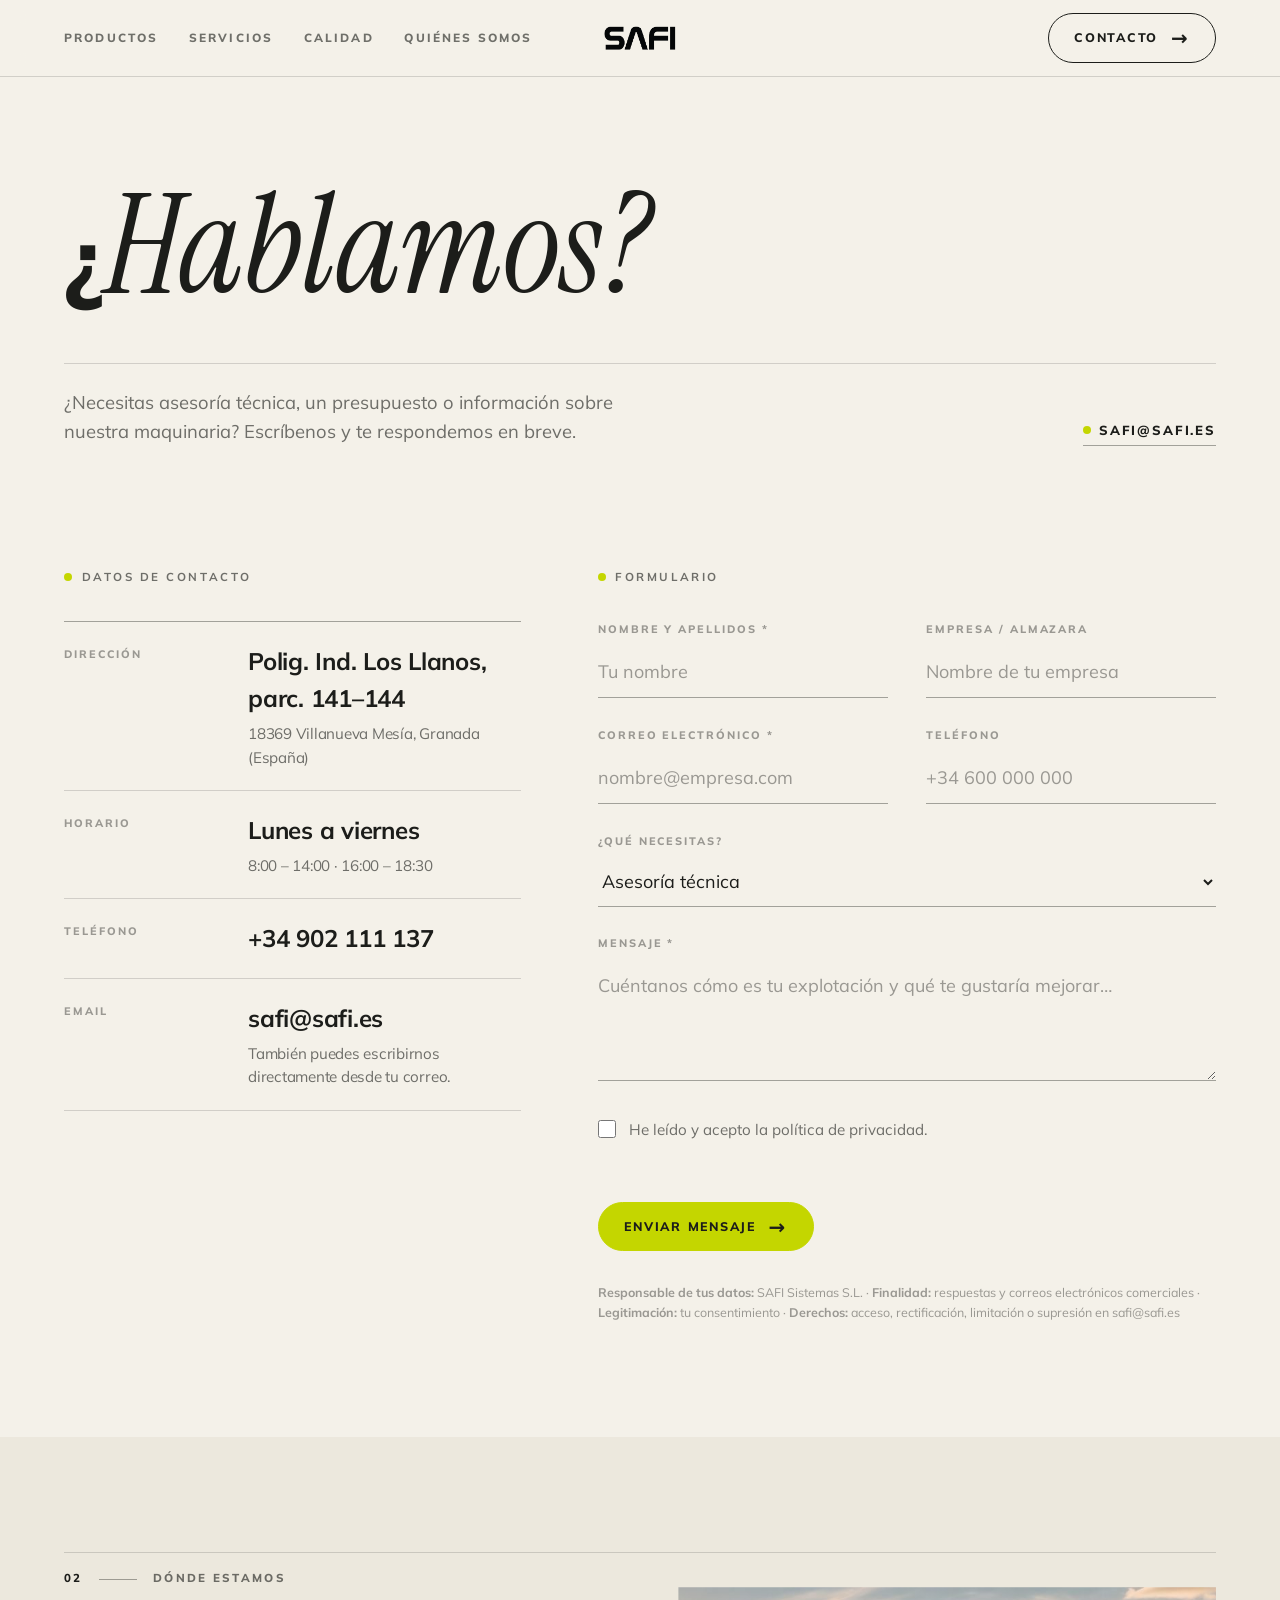
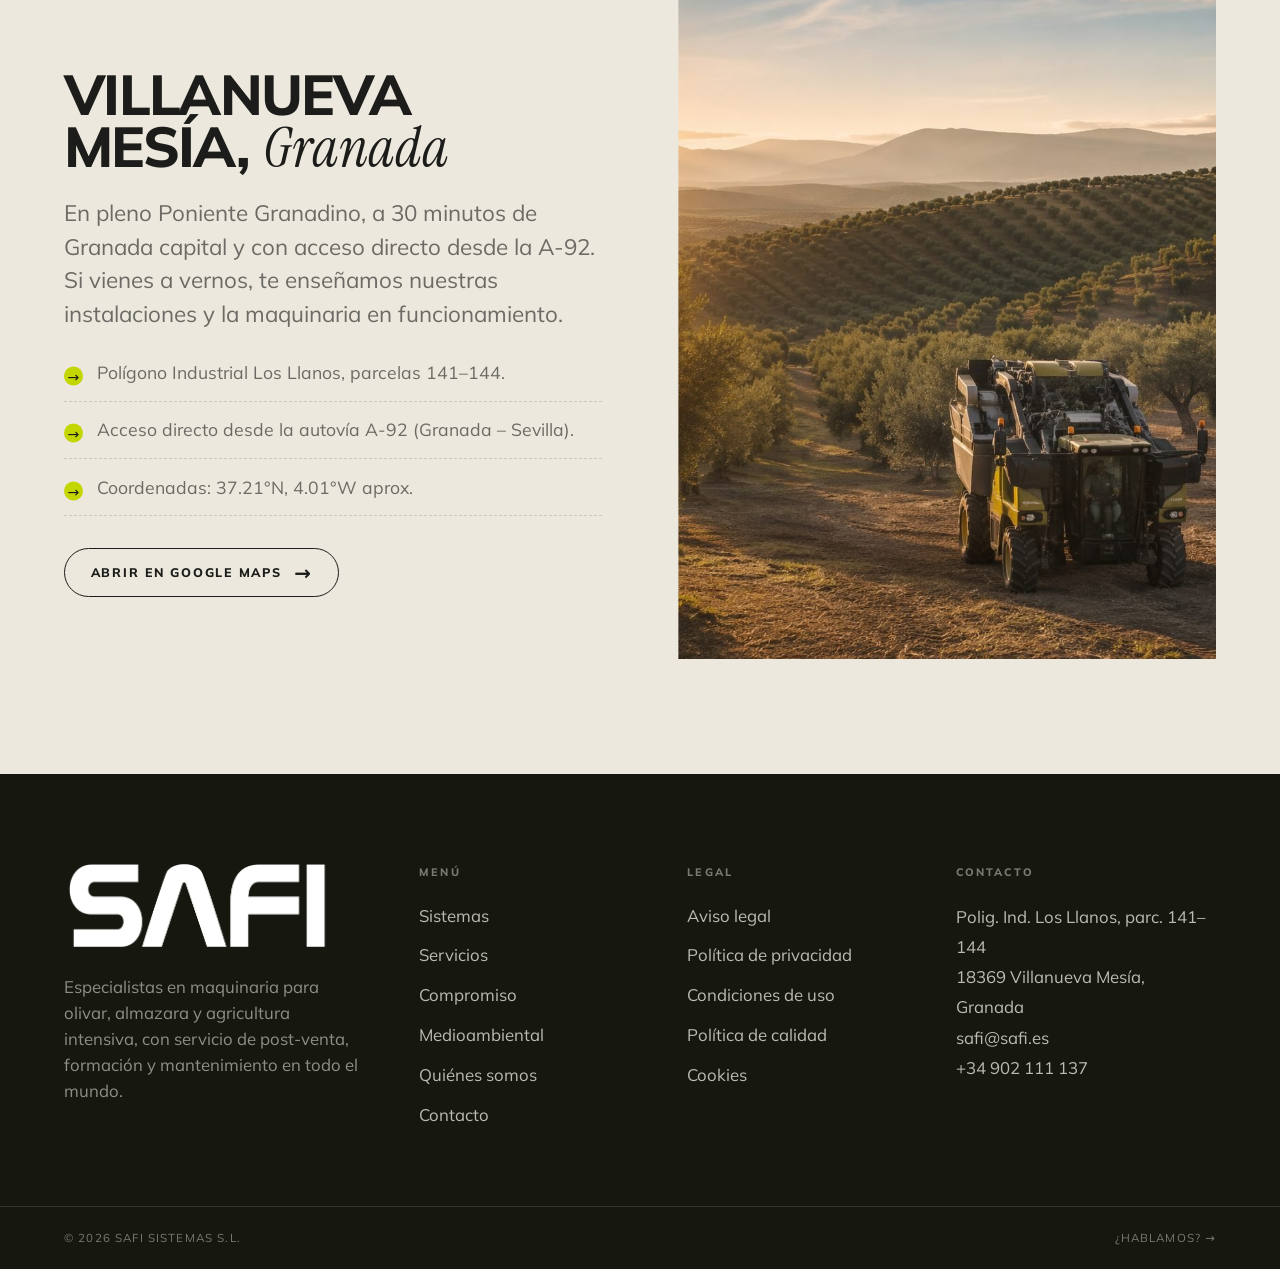
<file: contacto.html>
<!DOCTYPE html>
<html lang="es">
<head>
  <meta charset="UTF-8">
  <meta name="viewport" content="width=device-width, initial-scale=1.0">
  <title>Contacto — ¿Hablamos? | SAFI Sistemas</title>
  <meta name="description" content="Contacta con SAFI Sistemas: Polig. Ind. Los Llanos, Villanueva Mesía (Granada). Tel. +34 902 111 137 · safi@safi.es. Te respondemos en breve.">
  <link rel="preconnect" href="https://fonts.googleapis.com">
  <link rel="preconnect" href="https://fonts.gstatic.com" crossorigin>
  <link href="https://fonts.googleapis.com/css2?family=Mulish:wght@400;600;700;800;900&family=Instrument+Serif:ital@0;1&display=swap" rel="stylesheet">
  <link rel="stylesheet" href="css/style.css">
  <script defer src="js/main.js"></script>
</head>
<body>

  <!-- ============ HEADER ============ -->
  <header class="site-header">
    <div class="container header-inner">
      <nav class="main-nav" aria-label="Navegación principal">
        <a href="productos.html">Productos</a>
        <a href="servicios.html">Servicios</a>
        <a href="calidad.html">Calidad</a>
        <a href="quienes-somos.html">Quiénes somos</a>
      </nav>
      <a class="logo" href="index.html"><img src="assets/img/logo-negro.png" alt="SAFI Sistemas"></a>
      <a class="btn header-cta" href="contacto.html">Contacto <span class="arrow">→</span></a>
      <button class="menu-toggle" aria-label="Abrir menú" aria-expanded="false"><span></span><span></span></button>
    </div>
  </header>

  <!-- ============ MENÚ MÓVIL ============ -->
  <nav class="mobile-nav" aria-label="Navegación móvil">
    <a href="index.html" style="--i:0">Inicio <span class="mn-num">01</span></a>
    <a href="productos.html" style="--i:1">Productos <span class="mn-num">02</span></a>
    <a href="servicios.html" style="--i:2">Servicios <span class="mn-num">03</span></a>
    <a href="calidad.html" style="--i:3">Calidad <span class="mn-num">04</span></a>
    <a href="quienes-somos.html" style="--i:4">Quiénes somos <span class="mn-num">05</span></a>
    <a href="contacto.html" style="--i:5">Contacto <span class="mn-num">06</span></a>
    <p class="mobile-nav-foot">Polig. Ind. Los Llanos, Villanueva Mesía (Granada) · +34 902 111 137</p>
  </nav>

  <main>

    <!-- ============ HERO PÁGINA ============ -->
    <section class="page-hero">
      <div class="container">        <h1 class="display reveal" style="--d:.1s">¿<span class="serif-it" style="display:inline">Hablamos?</span></h1>
        <div class="page-hero-foot reveal" style="--d:.2s">
          <p>¿Necesitas asesoría técnica, un presupuesto o información sobre nuestra maquinaria? Escríbenos y te respondemos en breve.</p>
          <a class="link-more" href="mailto:safi@safi.es"><span class="dot"></span> safi@safi.es</a>
        </div>
      </div>
    </section>

    <!-- ============ CONTACTO ============ -->
    <section class="section">
      <div class="container">
        <div class="split split--wide-right" style="align-items:start">

          <!-- Datos de contacto -->
          <div class="content">
            <p class="eyebrow reveal">Datos de contacto</p>
            <div class="contact-list mt-2 reveal" style="--d:.1s">
              <div class="contact-row">
                <span class="cr-label">Dirección</span>
                <p class="cr-value">Polig. Ind. Los Llanos,<br>parc. 141–144<span class="cr-note">18369 Villanueva Mesía, Granada (España)</span></p>
              </div>
              <div class="contact-row">
                <span class="cr-label">Horario</span>
                <p class="cr-value">Lunes a viernes<span class="cr-note">8:00 – 14:00 · 16:00 – 18:30</span></p>
              </div>
              <div class="contact-row">
                <span class="cr-label">Teléfono</span>
                <p class="cr-value"><a href="tel:+34902111137">+34 902 111 137</a></p>
              </div>
              <div class="contact-row">
                <span class="cr-label">Email</span>
                <p class="cr-value"><a href="mailto:safi@safi.es">safi@safi.es</a><span class="cr-note">También puedes escribirnos directamente desde tu correo.</span></p>
              </div>
            </div>
          </div>

          <!-- Formulario -->
          <div class="content">
            <p class="eyebrow reveal">Formulario</p>
            <form id="contact-form" class="form-grid mt-2 reveal" style="--d:.15s" novalidate>
              <div class="field">
                <label for="nombre">Nombre y apellidos *</label>
                <input type="text" id="nombre" name="nombre" required autocomplete="name" placeholder="Tu nombre">
              </div>
              <div class="field">
                <label for="empresa">Empresa / Almazara</label>
                <input type="text" id="empresa" name="empresa" autocomplete="organization" placeholder="Nombre de tu empresa">
              </div>
              <div class="field">
                <label for="email">Correo electrónico *</label>
                <input type="email" id="email" name="email" required autocomplete="email" placeholder="nombre@empresa.com">
              </div>
              <div class="field">
                <label for="telefono">Teléfono</label>
                <input type="tel" id="telefono" name="telefono" autocomplete="tel" placeholder="+34 600 000 000">
              </div>
              <div class="field full">
                <label for="asunto">¿Qué necesitas?</label>
                <select id="asunto" name="asunto">
                  <option>Asesoría técnica</option>
                  <option>Presupuesto de maquinaria</option>
                  <option>Servicio post-venta</option>
                  <option>Recambios</option>
                  <option>Otra consulta</option>
                </select>
              </div>
              <div class="field full">
                <label for="mensaje">Mensaje *</label>
                <textarea id="mensaje" name="mensaje" required placeholder="Cuéntanos cómo es tu explotación y qué te gustaría mejorar…"></textarea>
              </div>
              <div class="form-check full">
                <input type="checkbox" id="privacidad" name="privacidad" required>
                <label for="privacidad">He leído y acepto la política de privacidad.</label>
              </div>
              <div class="full">
                <button type="submit" class="btn btn--accent">Enviar mensaje <span class="arrow">→</span></button>
              </div>
              <p class="form-success full" role="status">¡Mensaje enviado! Gracias por escribirnos — te responderemos en breve.</p>
            </form>
            <p class="mt-2 reveal" style="--d:.2s; font-size:.78rem; color:var(--ink-40)">
              <strong>Responsable de tus datos:</strong> SAFI Sistemas S.L. · <strong>Finalidad:</strong> respuestas y correos electrónicos comerciales · <strong>Legitimación:</strong> tu consentimiento · <strong>Derechos:</strong> acceso, rectificación, limitación o supresión en safi@safi.es
            </p>
          </div>

        </div>
      </div>
    </section>

    <!-- ============ MAPA / CÓMO LLEGAR ============ -->
    <section class="section section--paper2">
      <div class="container">
        <div class="section-label reveal"><span class="num">02</span> Dónde estamos</div>
        <div class="split">
          <div class="content">
            <h2 class="display reveal" style="--d:.1s">Villanueva Mesía, <span class="serif-it">Granada</span></h2>
            <p class="lead reveal" style="--d:.2s">En pleno Poniente Granadino, a 30 minutos de Granada capital y con acceso directo desde la A-92. Si vienes a vernos, te enseñamos nuestras instalaciones y la maquinaria en funcionamiento.</p>
            <ul class="tick-list">
              <li class="reveal" style="--d:.1s">Polígono Industrial Los Llanos, parcelas 141–144.</li>
              <li class="reveal" style="--d:.2s">Acceso directo desde la autovía A-92 (Granada – Sevilla).</li>
              <li class="reveal" style="--d:.3s">Coordenadas: 37.21°N, 4.01°W aprox.</li>
            </ul>
            <a class="btn reveal" style="--d:.35s" href="https://www.google.com/maps/search/?api=1&query=Pol%C3%ADgono+Industrial+Los+Llanos+Villanueva+Mes%C3%ADa+Granada" target="_blank" rel="noopener">Abrir en Google Maps <span class="arrow">→</span></a>
          </div>
          <figure class="reveal-img"><img src="assets/img/olivar.jpg" alt="Paisaje de olivares del Poniente Granadino, donde se ubican las instalaciones de SAFI"></figure>
        </div>
      </div>
    </section>

  </main>

  <!-- ============ FOOTER ============ -->
  <footer class="site-footer">
    <div class="container footer-top">
      <div class="footer-brand">
        <a class="logo footer-logo" href="index.html"><img src="assets/img/logo-blanco.png" alt="SAFI Sistemas"></a>
        <p>Especialistas en maquinaria para olivar, almazara y agricultura intensiva, con servicio de post-venta, formación y mantenimiento en todo el mundo.</p>
      </div>
      <div class="footer-col">
        <h4>Menú</h4>
        <ul>
          <li><a href="productos.html">Sistemas</a></li>
          <li><a href="servicios.html">Servicios</a></li>
          <li><a href="calidad.html">Compromiso</a></li>
          <li><a href="calidad.html#medioambiente">Medioambiental</a></li>
          <li><a href="quienes-somos.html">Quiénes somos</a></li>
          <li><a href="contacto.html">Contacto</a></li>
        </ul>
      </div>
      <div class="footer-col">
        <h4>Legal</h4>
        <ul>
          <li><a href="#">Aviso legal</a></li>
          <li><a href="#">Política de privacidad</a></li>
          <li><a href="#">Condiciones de uso</a></li>
          <li><a href="#">Política de calidad</a></li>
          <li><a href="#">Cookies</a></li>
        </ul>
      </div>
      <div class="footer-col">
        <h4>Contacto</h4>
        <address>
          Polig. Ind. Los Llanos, parc. 141–144<br>
          18369 Villanueva Mesía, Granada<br>
          <a href="mailto:safi@safi.es">safi@safi.es</a><br>
          <a href="tel:+34902111137">+34 902 111 137</a>
        </address>
      </div>
    </div>
    <div class="container footer-bottom">
      <span>© <span data-year>2026</span> SAFI Sistemas S.L.</span>
      <a href="contacto.html">¿Hablamos? →</a>
    </div>
  </footer>

</body>
</html>
</file>
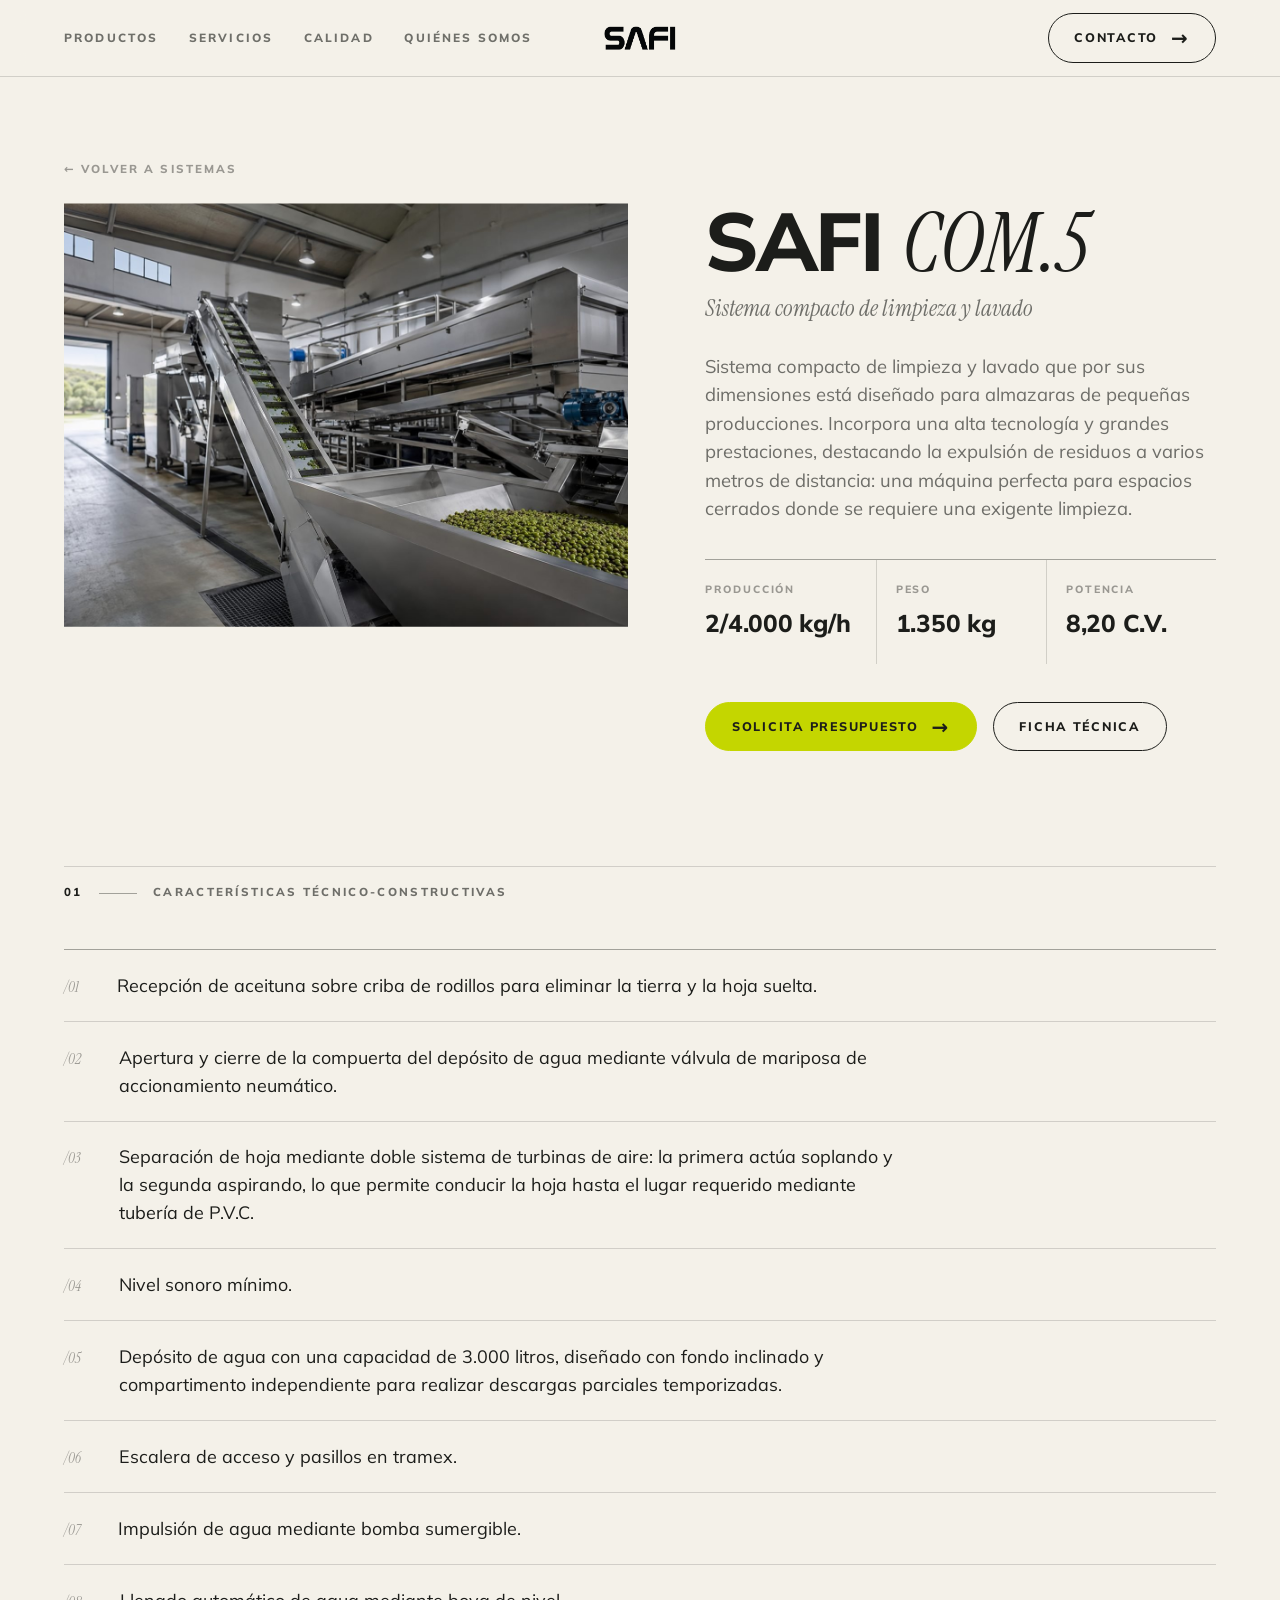
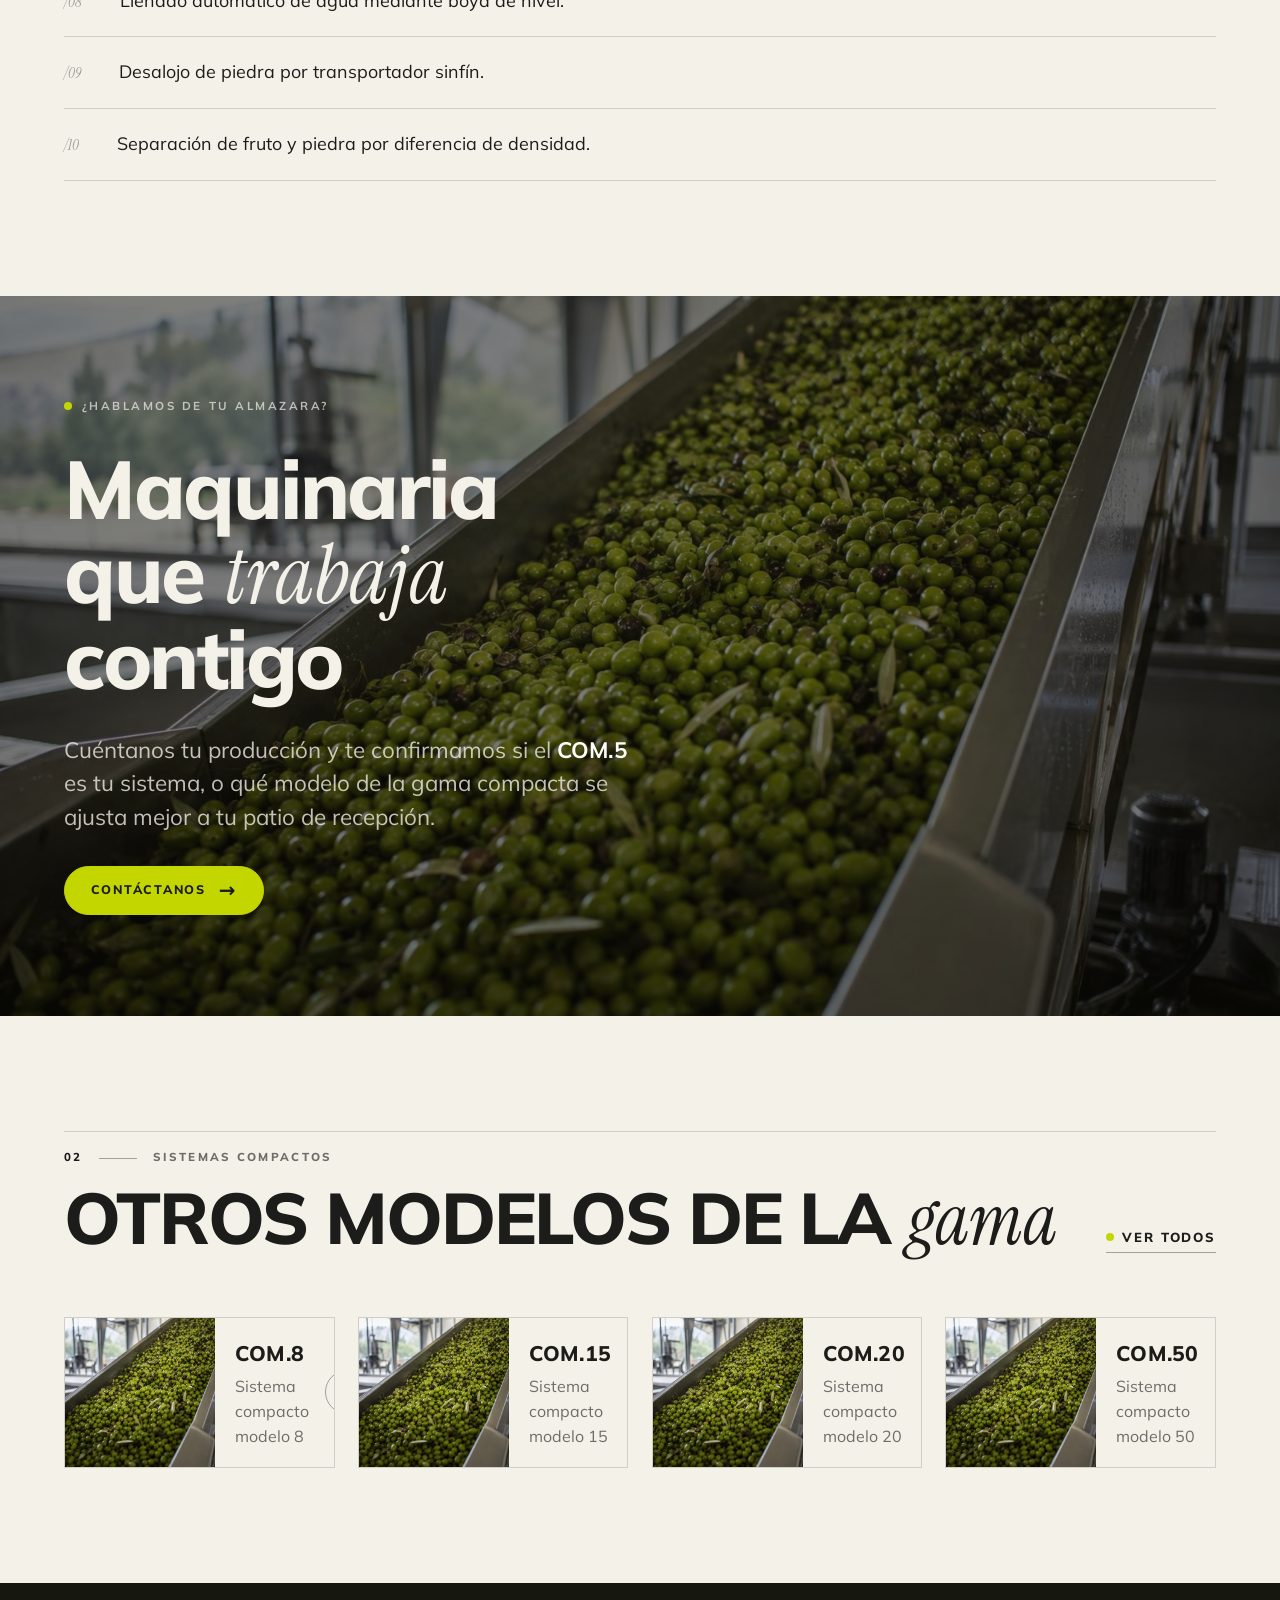
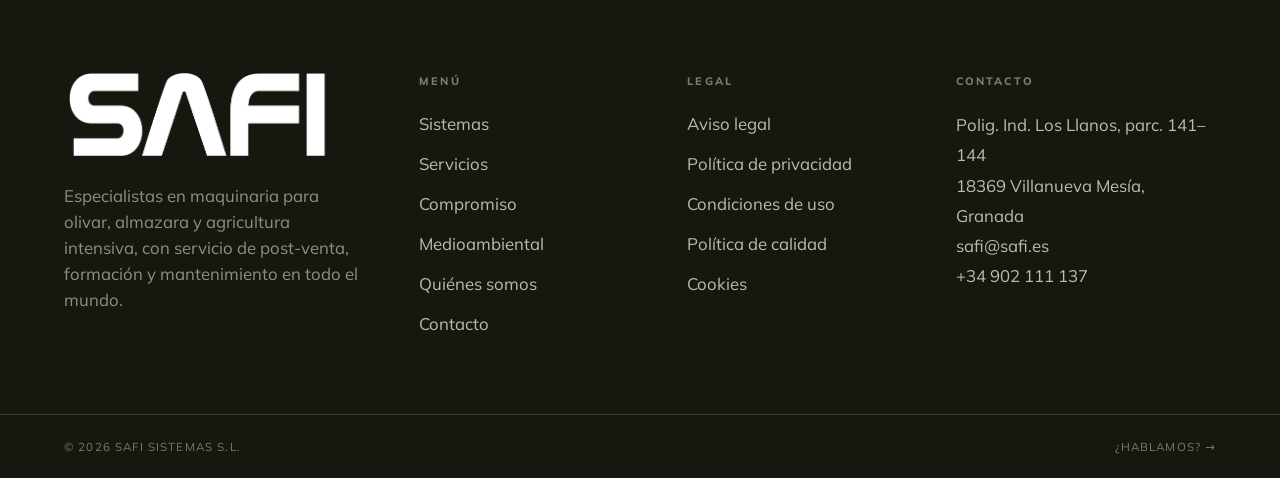
<file: producto.html>
<!DOCTYPE html>
<html lang="es">
<head>
  <meta charset="UTF-8">
  <meta name="viewport" content="width=device-width, initial-scale=1.0">
  <title>SAFI COM.5 — Sistema compacto | SAFI Sistemas</title>
  <meta name="description" content="SAFI COM.5: sistema compacto de limpieza y lavado para almazaras de pequeñas producciones. Producción 2/4.000 kg/h, 1.350 kg, 8,20 C.V.">
  <link rel="preconnect" href="https://fonts.googleapis.com">
  <link rel="preconnect" href="https://fonts.gstatic.com" crossorigin>
  <link href="https://fonts.googleapis.com/css2?family=Mulish:wght@400;600;700;800;900&family=Instrument+Serif:ital@0;1&display=swap" rel="stylesheet">
  <link rel="stylesheet" href="css/style.css">
  <script defer src="js/main.js"></script>
</head>
<body>

  <!-- ============ HEADER ============ -->
  <header class="site-header">
    <div class="container header-inner">
      <nav class="main-nav" aria-label="Navegación principal">
        <a href="productos.html">Productos</a>
        <a href="servicios.html">Servicios</a>
        <a href="calidad.html">Calidad</a>
        <a href="quienes-somos.html">Quiénes somos</a>
      </nav>
      <a class="logo" href="index.html"><img src="assets/img/logo-negro.png" alt="SAFI Sistemas"></a>
      <a class="btn header-cta" href="contacto.html">Contacto <span class="arrow">→</span></a>
      <button class="menu-toggle" aria-label="Abrir menú" aria-expanded="false"><span></span><span></span></button>
    </div>
  </header>

  <!-- ============ MENÚ MÓVIL ============ -->
  <nav class="mobile-nav" aria-label="Navegación móvil">
    <a href="index.html" style="--i:0">Inicio <span class="mn-num">01</span></a>
    <a href="productos.html" style="--i:1">Productos <span class="mn-num">02</span></a>
    <a href="servicios.html" style="--i:2">Servicios <span class="mn-num">03</span></a>
    <a href="calidad.html" style="--i:3">Calidad <span class="mn-num">04</span></a>
    <a href="quienes-somos.html" style="--i:4">Quiénes somos <span class="mn-num">05</span></a>
    <a href="contacto.html" style="--i:5">Contacto <span class="mn-num">06</span></a>
    <p class="mobile-nav-foot">Polig. Ind. Los Llanos, Villanueva Mesía (Granada) · +34 902 111 137</p>
  </nav>

  <main>

    <!-- ============ FICHA DE PRODUCTO ============ -->
    <section class="pd-hero">
      <div class="container">
        <a class="pd-back reveal" href="productos.html">← Volver a sistemas</a>
        <div class="pd-grid">
          <div class="pd-media reveal-img">
            <figure><img src="assets/img/hero-maquinaria.jpg" alt="SAFI COM.5 — Sistema compacto de limpieza y lavado"></figure>
          </div>
          <div>
            <h1 class="display pd-title reveal">SAFI <span class="serif-it">COM.5</span></h1>
            <p class="pd-sub reveal" style="--d:.1s">Sistema compacto de limpieza y lavado</p>
            <p class="pd-desc reveal" style="--d:.2s">Sistema compacto de limpieza y lavado que por sus dimensiones está diseñado para almazaras de pequeñas producciones. Incorpora una alta tecnología y grandes prestaciones, destacando la expulsión de residuos a varios metros de distancia: una máquina perfecta para espacios cerrados donde se requiere una exigente limpieza.</p>

            <div class="pd-data reveal" style="--d:.3s">
              <div><strong>Producción</strong><span>2/4.000 kg/h</span></div>
              <div><strong>Peso</strong><span>1.350 kg</span></div>
              <div><strong>Potencia</strong><span>8,20 C.V.</span></div>
            </div>

            <div class="pd-cta reveal" style="--d:.4s">
              <a class="btn btn--accent" href="contacto.html">Solicita presupuesto <span class="arrow">→</span></a>
              <a class="btn" href="contacto.html">Ficha técnica</a>
            </div>
          </div>
        </div>
      </div>
    </section>

    <!-- ============ CARACTERÍSTICAS TÉCNICAS ============ -->
    <section class="section">
      <div class="container">
        <div class="section-label reveal"><span class="num">01</span> Características técnico-constructivas</div>
        <div class="pd-features mt-3">
          <div class="pd-feature reveal"><span class="pf-num">/01</span><p>Recepción de aceituna sobre criba de rodillos para eliminar la tierra y la hoja suelta.</p></div>
          <div class="pd-feature reveal" style="--d:.04s"><span class="pf-num">/02</span><p>Apertura y cierre de la compuerta del depósito de agua mediante válvula de mariposa de accionamiento neumático.</p></div>
          <div class="pd-feature reveal" style="--d:.08s"><span class="pf-num">/03</span><p>Separación de hoja mediante doble sistema de turbinas de aire: la primera actúa soplando y la segunda aspirando, lo que permite conducir la hoja hasta el lugar requerido mediante tubería de P.V.C.</p></div>
          <div class="pd-feature reveal" style="--d:.12s"><span class="pf-num">/04</span><p>Nivel sonoro mínimo.</p></div>
          <div class="pd-feature reveal" style="--d:.16s"><span class="pf-num">/05</span><p>Depósito de agua con una capacidad de 3.000 litros, diseñado con fondo inclinado y compartimento independiente para realizar descargas parciales temporizadas.</p></div>
          <div class="pd-feature reveal" style="--d:.2s"><span class="pf-num">/06</span><p>Escalera de acceso y pasillos en tramex.</p></div>
          <div class="pd-feature reveal" style="--d:.24s"><span class="pf-num">/07</span><p>Impulsión de agua mediante bomba sumergible.</p></div>
          <div class="pd-feature reveal" style="--d:.28s"><span class="pf-num">/08</span><p>Llenado automático de agua mediante boya de nivel.</p></div>
          <div class="pd-feature reveal" style="--d:.32s"><span class="pf-num">/09</span><p>Desalojo de piedra por transportador sinfín.</p></div>
          <div class="pd-feature reveal" style="--d:.36s"><span class="pf-num">/10</span><p>Separación de fruto y piedra por diferencia de densidad.</p></div>
        </div>
      </div>
    </section>

    <!-- ============ CTA IMAGEN DE FONDO ============ -->
    <section class="banner-full banner-full--bg" style="min-height:max(640px,80svh)">
      <div class="banner-bg"><img src="assets/img/cinta-aceitunas.jpg" alt="Aceituna en la línea de recepción de una almazara"></div>
      <div class="container">
        <div class="banner-side">
          <p class="eyebrow reveal">¿Hablamos de tu almazara?</p>
          <h2 class="banner-title reveal" style="--d:.1s">Maquinaria que <span class="serif-it">trabaja</span> contigo</h2>
          <p class="lead reveal" style="--d:.2s">Cuéntanos tu producción y te confirmamos si el <strong>COM.5</strong> es tu sistema, o qué modelo de la gama compacta se ajusta mejor a tu patio de recepción.</p>
          <a class="btn btn--accent reveal" style="--d:.3s" href="contacto.html">Contáctanos <span class="arrow">→</span></a>
        </div>
      </div>
    </section>

    <!-- ============ RELACIONADOS ============ -->
    <section class="section">
      <div class="container">
        <div class="section-label reveal"><span class="num">02</span> Sistemas compactos</div>
        <div class="section-head">
          <h2 class="display reveal" style="--d:.1s">Otros modelos de la <span class="serif-it">gama</span></h2>
          <a class="link-more reveal" style="--d:.2s" href="productos.html#compactos"><span class="dot"></span> Ver todos</a>
        </div>
        <div class="rel-grid">
          <a class="pcard reveal" href="producto.html"><span class="pcard-thumb"><img src="assets/img/cinta-aceitunas.jpg" alt="Sistema compacto COM.8"></span><span class="pcard-body"><span><span class="pcard-name">COM.8</span><p class="pcard-sub">Sistema compacto modelo 8</p></span><span class="pcard-arrow">→</span></span></a>
          <a class="pcard reveal" style="--d:.05s" href="producto.html"><span class="pcard-thumb"><img src="assets/img/cinta-aceitunas.jpg" alt="Sistema compacto COM.15"></span><span class="pcard-body"><span><span class="pcard-name">COM.15</span><p class="pcard-sub">Sistema compacto modelo 15</p></span><span class="pcard-arrow">→</span></span></a>
          <a class="pcard reveal" style="--d:.1s" href="producto.html"><span class="pcard-thumb"><img src="assets/img/cinta-aceitunas.jpg" alt="Sistema compacto COM.20"></span><span class="pcard-body"><span><span class="pcard-name">COM.20</span><p class="pcard-sub">Sistema compacto modelo 20</p></span><span class="pcard-arrow">→</span></span></a>
          <a class="pcard reveal" style="--d:.15s" href="producto.html"><span class="pcard-thumb"><img src="assets/img/cinta-aceitunas.jpg" alt="Sistema compacto COM.50"></span><span class="pcard-body"><span><span class="pcard-name">COM.50</span><p class="pcard-sub">Sistema compacto modelo 50</p></span><span class="pcard-arrow">→</span></span></a>
        </div>
      </div>
    </section>

  </main>

  <!-- ============ FOOTER ============ -->
  <footer class="site-footer">
    <div class="container footer-top">
      <div class="footer-brand">
        <a class="logo footer-logo" href="index.html"><img src="assets/img/logo-blanco.png" alt="SAFI Sistemas"></a>
        <p>Especialistas en maquinaria para olivar, almazara y agricultura intensiva, con servicio de post-venta, formación y mantenimiento en todo el mundo.</p>
      </div>
      <div class="footer-col">
        <h4>Menú</h4>
        <ul>
          <li><a href="productos.html">Sistemas</a></li>
          <li><a href="servicios.html">Servicios</a></li>
          <li><a href="calidad.html">Compromiso</a></li>
          <li><a href="calidad.html#medioambiente">Medioambiental</a></li>
          <li><a href="quienes-somos.html">Quiénes somos</a></li>
          <li><a href="contacto.html">Contacto</a></li>
        </ul>
      </div>
      <div class="footer-col">
        <h4>Legal</h4>
        <ul>
          <li><a href="#">Aviso legal</a></li>
          <li><a href="#">Política de privacidad</a></li>
          <li><a href="#">Condiciones de uso</a></li>
          <li><a href="#">Política de calidad</a></li>
          <li><a href="#">Cookies</a></li>
        </ul>
      </div>
      <div class="footer-col">
        <h4>Contacto</h4>
        <address>
          Polig. Ind. Los Llanos, parc. 141–144<br>
          18369 Villanueva Mesía, Granada<br>
          <a href="mailto:safi@safi.es">safi@safi.es</a><br>
          <a href="tel:+34902111137">+34 902 111 137</a>
        </address>
      </div>
    </div>
    <div class="container footer-bottom">
      <span>© <span data-year>2026</span> SAFI Sistemas S.L.</span>
      <a href="contacto.html">¿Hablamos? →</a>
    </div>
  </footer>

</body>
</html>
</file>
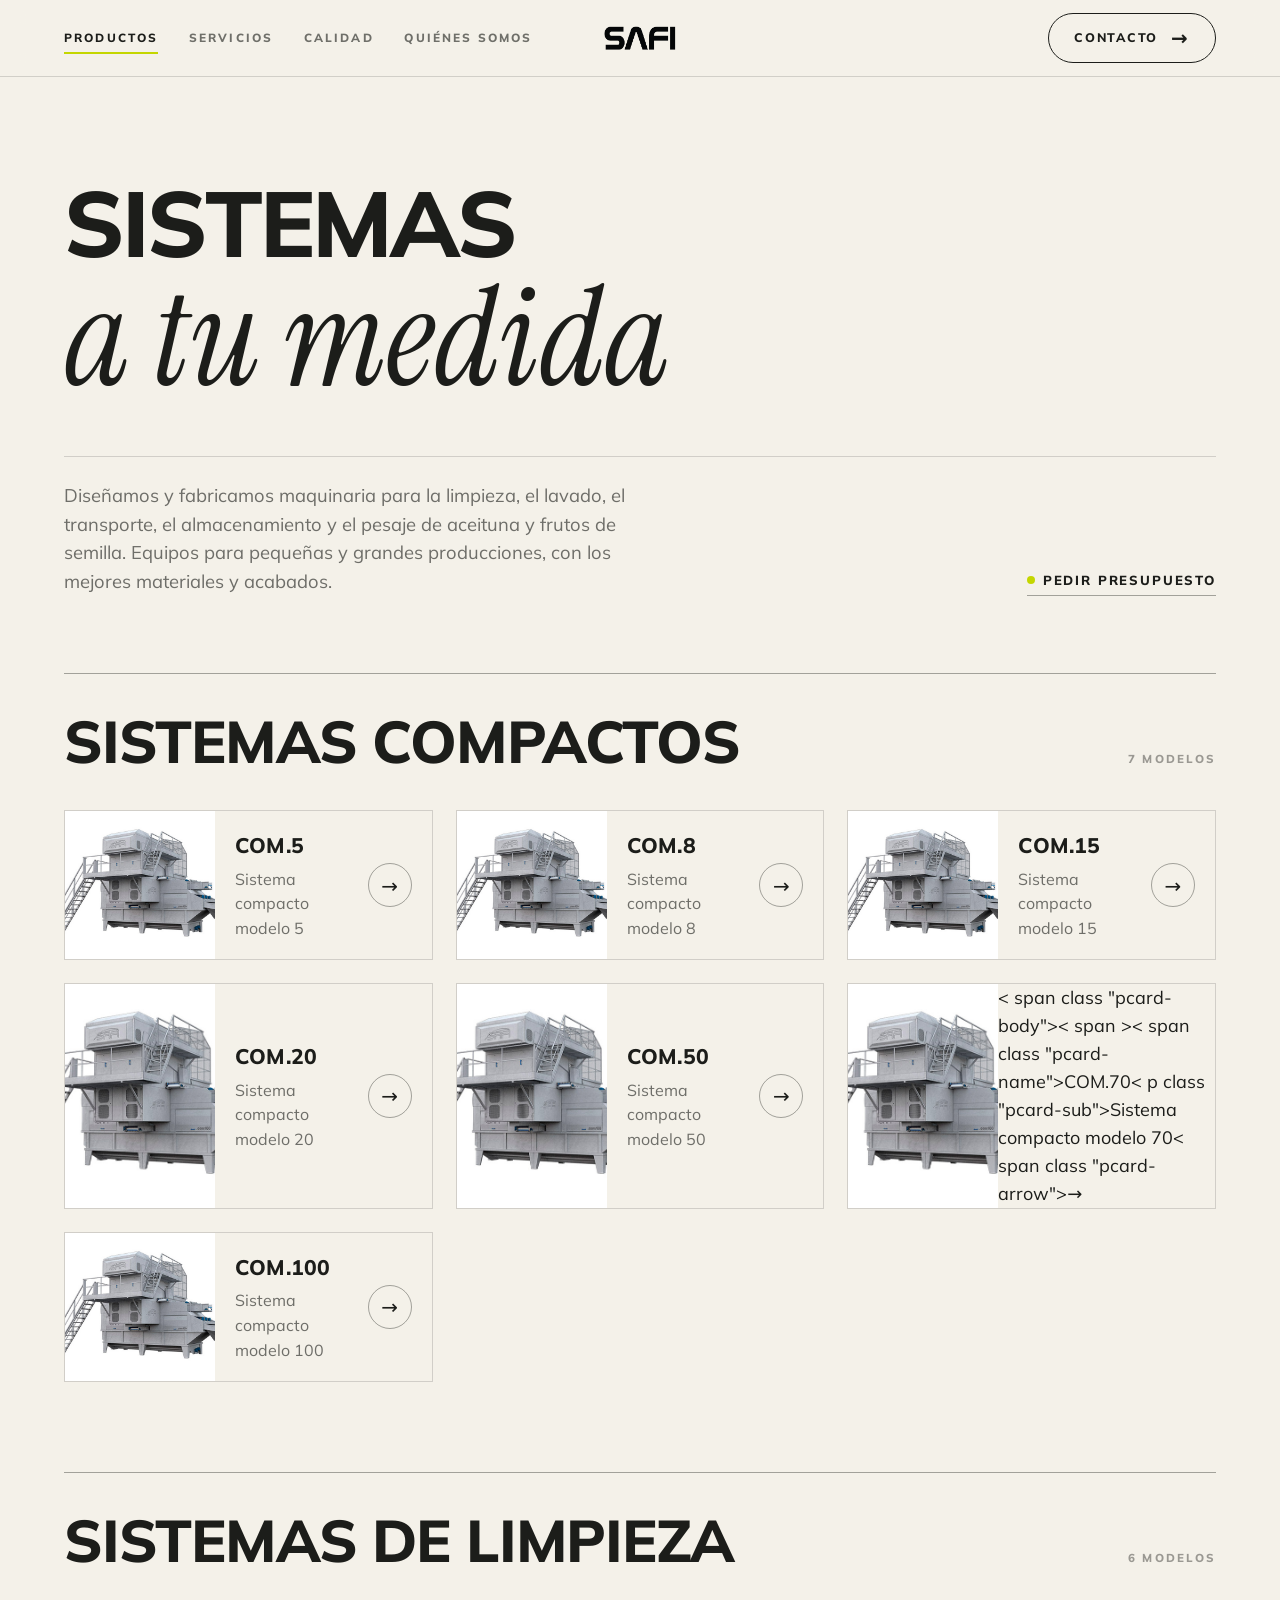
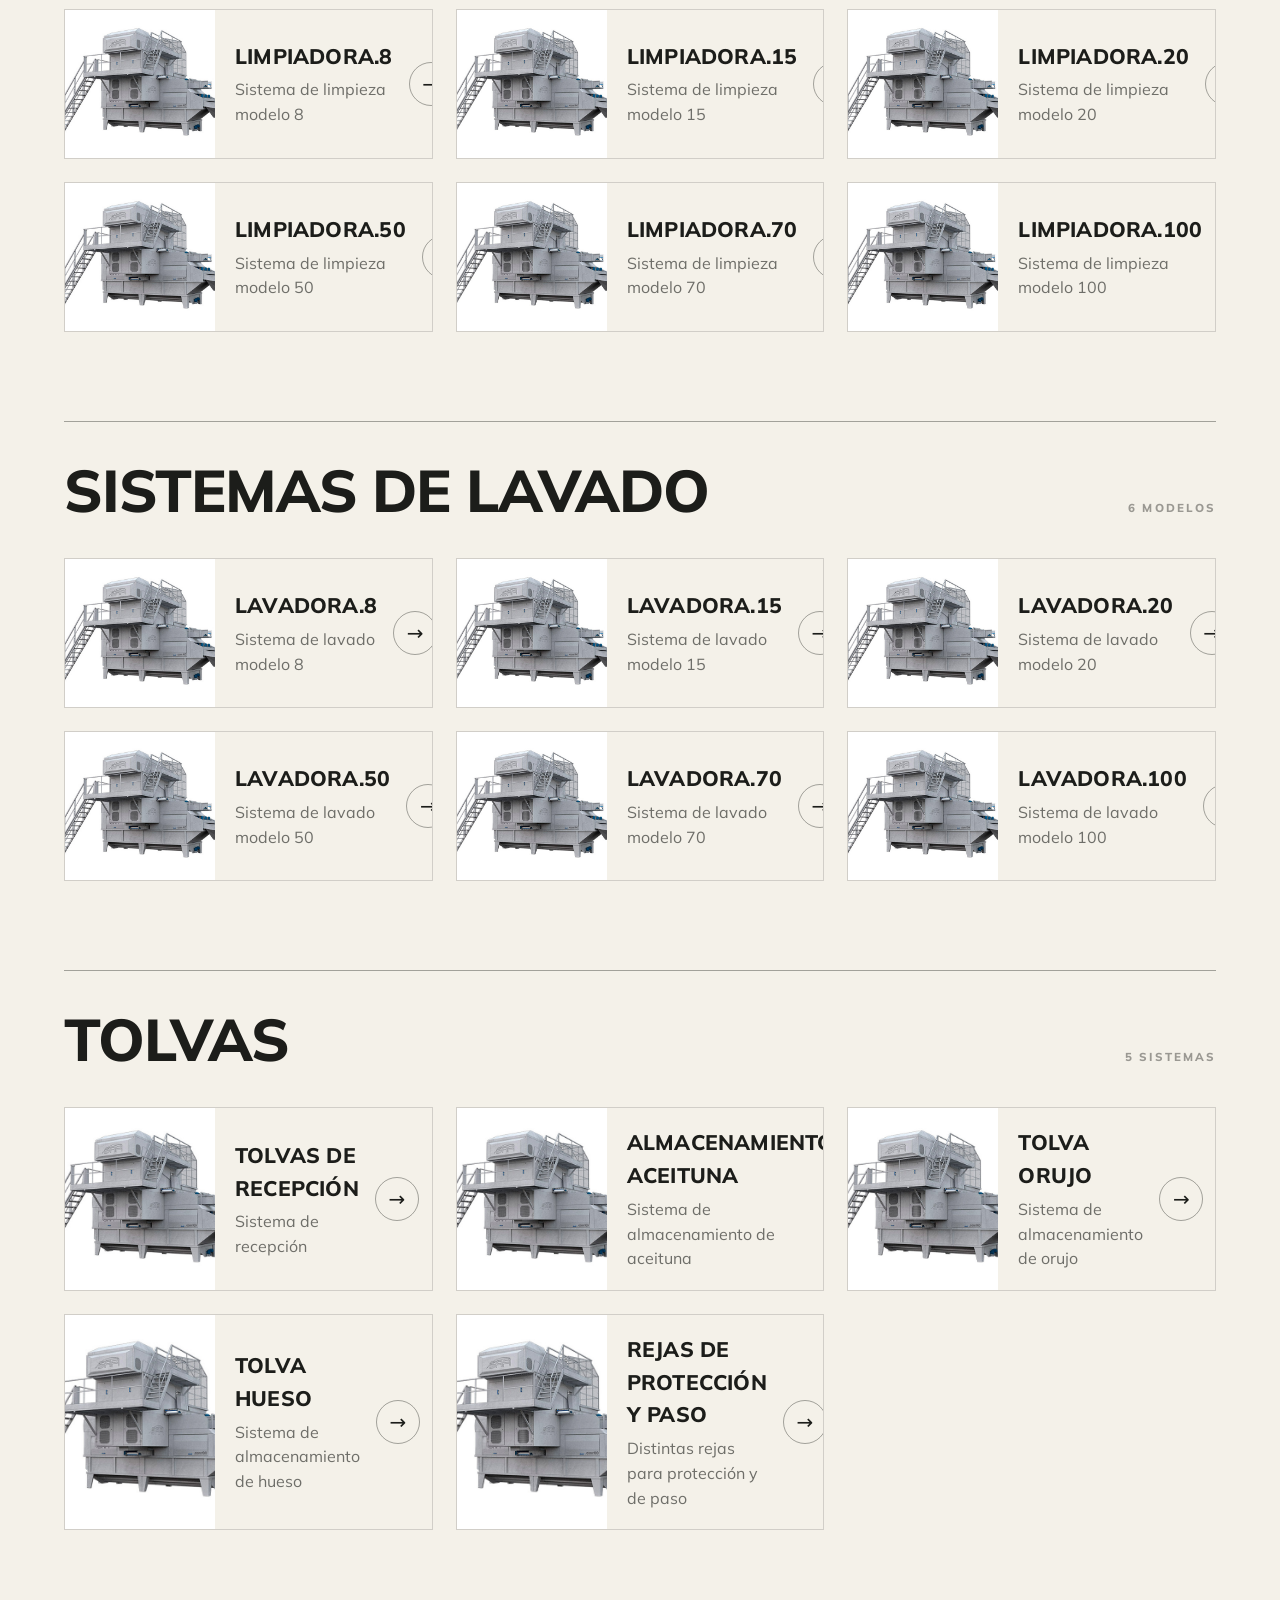
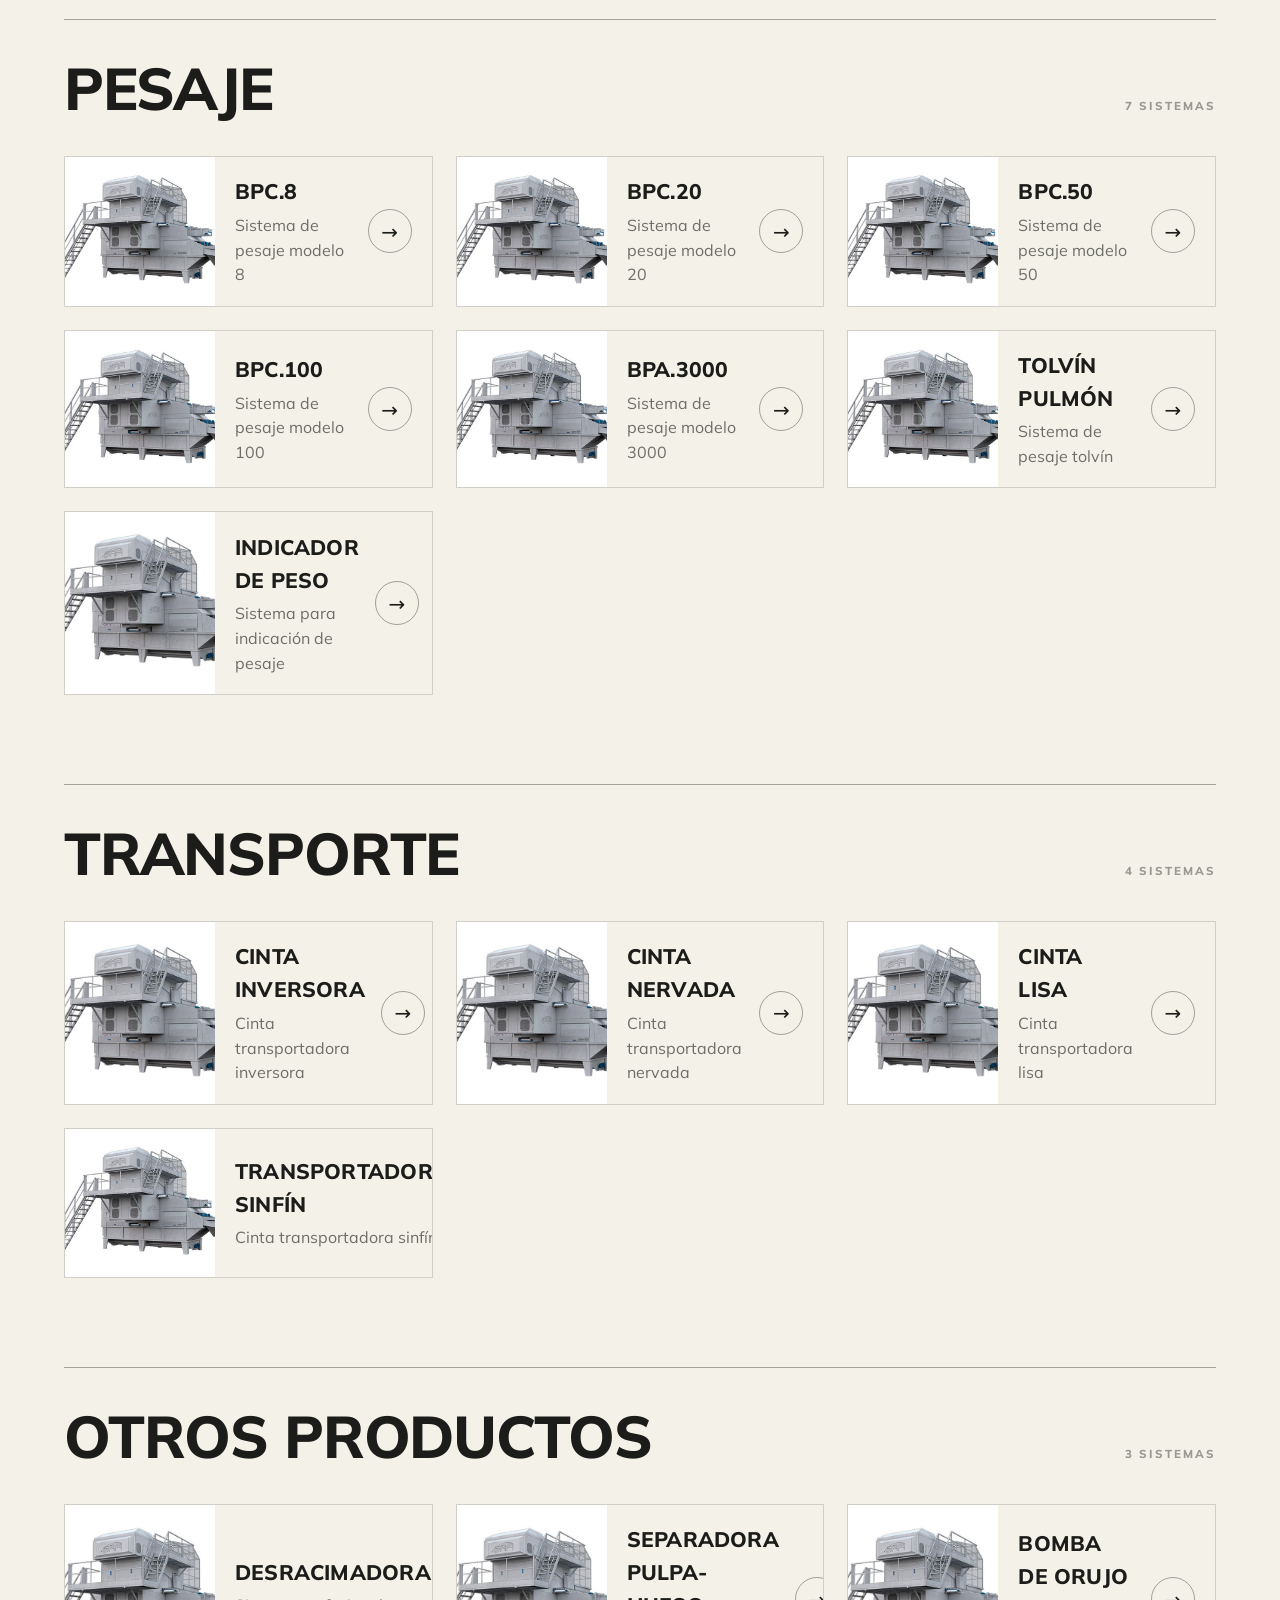
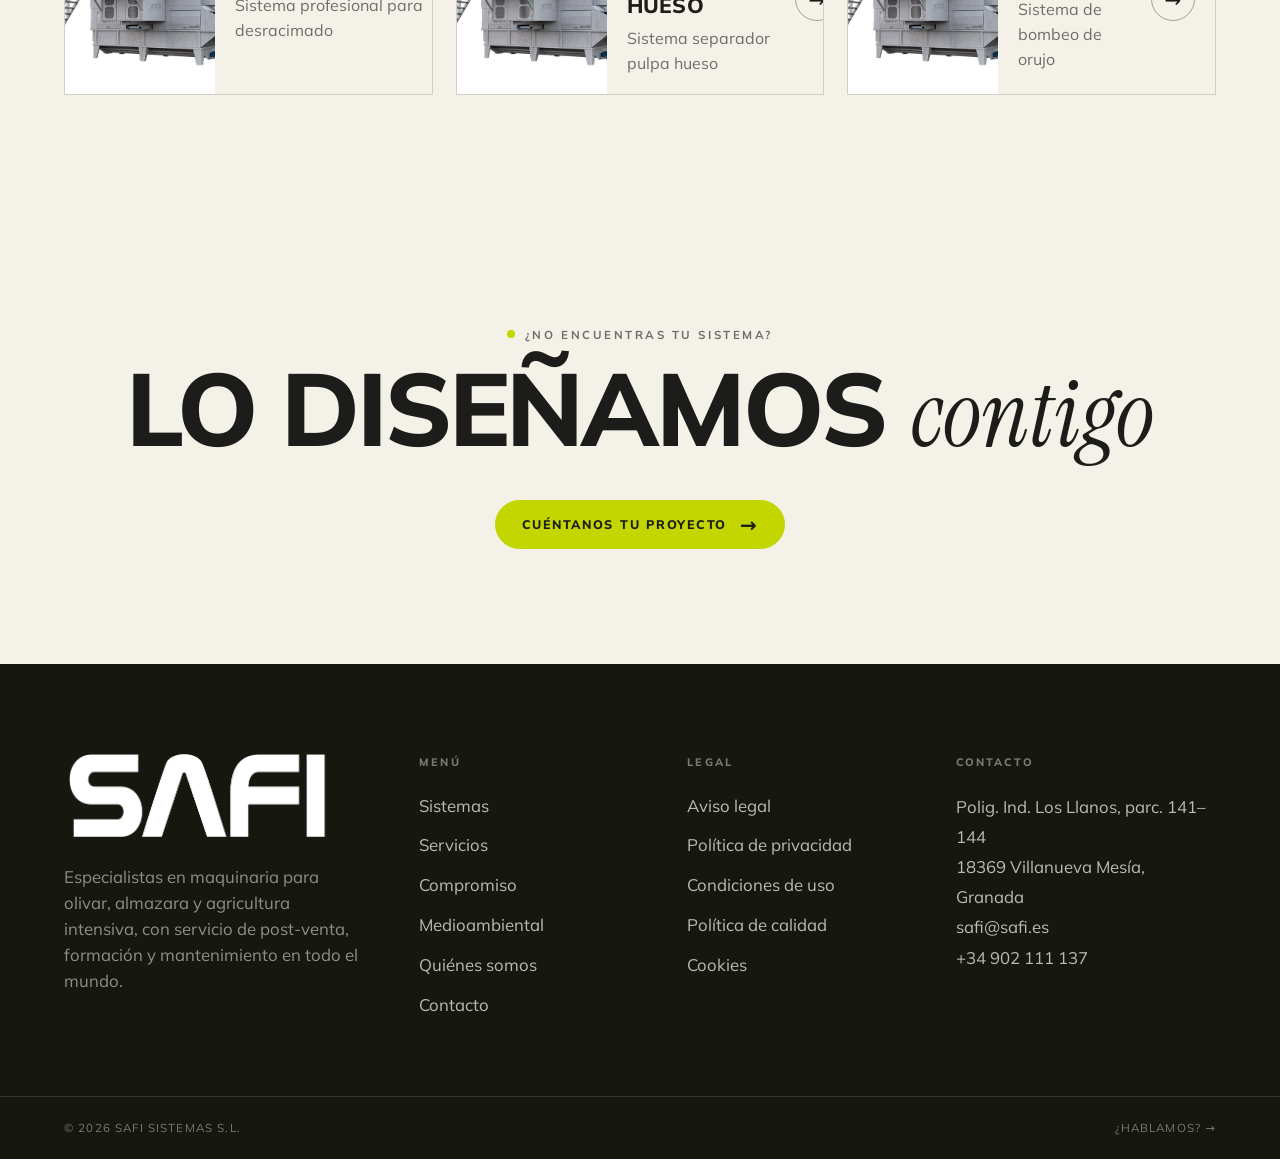
<file: productos.html>
<!DOCTYPE html>
<html lang="es">
<head>
  <meta charset="UTF-8">
  <meta name="viewport" content="width=device-width, initial-scale=1.0">
  <title>Productos — Sistemas de limpieza, lavado y pesaje de aceituna | SAFI</title>
  <meta name="description" content="Catálogo completo SAFI: sistemas compactos, limpieza, lavado, tolvas, pesaje, transporte y otros sistemas para la recepción de aceituna en almazara.">
  <link rel="preconnect" href="https://fonts.googleapis.com">
  <link rel="preconnect" href="https://fonts.gstatic.com" crossorigin>
  <link href="https://fonts.googleapis.com/css2?family=Mulish:wght@400;600;700;800;900&family=Instrument+Serif:ital@0;1&display=swap" rel="stylesheet">
  <link rel="stylesheet" href="css/style.css">
  <script defer src="js/main.js"></script>
</head>
<body>

  <!-- ============ HEADER ============ -->
  <header class="site-header">
    <div class="container header-inner">
      <nav class="main-nav" aria-label="Navegación principal">
        <a href="productos.html">Productos</a>
        <a href="servicios.html">Servicios</a>
        <a href="calidad.html">Calidad</a>
        <a href="quienes-somos.html">Quiénes somos</a>
      </nav>
      <a class="logo" href="index.html"><img src="assets/img/logo-negro.png" alt="SAFI Sistemas"></a>
      <a class="btn header-cta" href="contacto.html">Contacto <span class="arrow">→</span></a>
      <button class="menu-toggle" aria-label="Abrir menú" aria-expanded="false"><span></span><span></span></button>
    </div>
  </header>

  <!-- ============ MENÚ MÓVIL ============ -->
  <nav class="mobile-nav" aria-label="Navegación móvil">
    <a href="index.html" style="--i:0">Inicio <span class="mn-num">01</span></a>
    <a href="productos.html" style="--i:1">Productos <span class="mn-num">02</span></a>
    <a href="servicios.html" style="--i:2">Servicios <span class="mn-num">03</span></a>
    <a href="calidad.html" style="--i:3">Calidad <span class="mn-num">04</span></a>
    <a href="quienes-somos.html" style="--i:4">Quiénes somos <span class="mn-num">05</span></a>
    <a href="contacto.html" style="--i:5">Contacto <span class="mn-num">06</span></a>
    <p class="mobile-nav-foot">Polig. Ind. Los Llanos, Villanueva Mesía (Granada) · +34 902 111 137</p>
  </nav>

  <main>

    <!-- ============ HERO PÁGINA ============ -->
    <section class="page-hero">
      <div class="container">
        <h1 class="display reveal">Sistemas<span class="serif-it">a tu medida</span></h1>
        <div class="page-hero-foot reveal" style="--d:.15s">
          <p>Diseñamos y fabricamos maquinaria para la limpieza, el lavado, el transporte, el almacenamiento y el pesaje de aceituna y frutos de semilla. Equipos para pequeñas y grandes producciones, con los mejores materiales y acabados.</p>
          <a class="link-more" href="contacto.html"><span class="dot"></span> Pedir presupuesto</a>
        </div>
      </div>
    </section>

    <!-- ============ CATÁLOGO ============ -->
    <section class="section" style="padding-top:clamp(3rem,6vw,5rem)">
      <div class="container">

        <!-- SISTEMAS COMPACTOS -->
        <div class="family" id="compactos">
          <div class="family-head reveal">
            <h3>Sistemas compactos</h3>
            <span class="family-count">7 modelos</span>
          </div>
          <div class="family-grid">
            <a class="pcard reveal" href="producto.html"><span class="pcard-thumb"><img src="assets/img/com100-destacada.jpg" alt="Sistema compacto COM.5"></span><span class="pcard-body"><span><span class="pcard-name">COM.5</span><p class="pcard-sub">Sistema compacto modelo 5</p></span><span class="pcard-arrow">→</span></span></a>
            <a class="pcard reveal" style="--d:.05s" href="producto.html"><span class="pcard-thumb"><img src="assets/img/com100-destacada.jpg" alt="Sistema compacto COM.8"></span><span class="pcard-body"><span><span class="pcard-name">COM.8</span><p class="pcard-sub">Sistema compacto modelo 8</p></span><span class="pcard-arrow">→</span></span></a>
            <a class="pcard reveal" style="--d:.1s" href="producto.html"><span class="pcard-thumb"><img src="assets/img/com100-destacada.jpg" alt="Sistema compacto COM.15"></span><span class="pcard-body"><span><span class="pcard-name">COM.15</span><p class="pcard-sub">Sistema compacto modelo 15</p></span><span class="pcard-arrow">→</span></span></a>
            <a class="pcard reveal" style="--d:.15s" href="producto.html"><span class="pcard-thumb"><img src="assets/img/com100-destacada.jpg" alt="Sistema compacto COM.20"></span><span class="pcard-body"><span><span class="pcard-name">COM.20</span><p class="pcard-sub">Sistema compacto modelo 20</p></span><span class="pcard-arrow">→</span></span></a>
            <a class="pcard reveal" href="producto.html"><span class="pcard-thumb"><img src="assets/img/com100-destacada.jpg" alt="Sistema compacto COM.50"></span><span class="pcard-body"><span><span class="pcard-name">COM.50</span><p class="pcard-sub">Sistema compacto modelo 50</p></span><span class="pcard-arrow">→</span></ span></a>
            <a class="pcard reveal" style="--d:.05s" href="producto.html"><span class="pcard-thumb"><img src="assets/img/com100-destacada.jpg" alt="Sistema compacto COM.70"></span>< span class "pcard-body">< span >< span class "pcard-name">COM.70</ span >< p class "pcard-sub">Sistema compacto modelo 70</ p ></ span >< span class "pcard-arrow">→</ span ></ span ></ a >
            <a class="pcard reveal" style="--d:.1s" href="producto.html"><span class="pcard-thumb"><img src="assets/img/com100-destacada.jpg" alt="Sistema compacto COM.100"></span><span class="pcard-body"><span><span class="pcard-name">COM.100</span><p class="pcard-sub">Sistema compacto modelo 100</p></span><span class="pcard-arrow">→</span></span></a>
          </div>
        </div>

        <!-- SISTEMAS DE LIMPIEZA -->
        <div class="family" id="limpieza">
          <div class="family-head reveal">
            <h3>Sistemas de limpieza</h3>
            <span class="family-count">6 modelos</span>
          </div>
          <div class="family-grid">
            <a class="pcard reveal" href="producto.html"><span class="pcard-thumb"><img src="assets/img/com100-destacada.jpg" alt="Limpiadora modelo 8"></span><span class="pcard-body"><span><span class="pcard-name">LIMPIADORA.8</span><p class="pcard-sub">Sistema de limpieza modelo 8</p></span><span class="pcard-arrow">→</span></span></a>
            <a class="pcard reveal" style="--d:.05s" href="producto.html"><span class="pcard-thumb"><img src="assets/img/com100-destacada.jpg" alt="Limpiadora modelo 15"></span><span class="pcard-body"><span><span class="pcard-name">LIMPIADORA.15</span><p class="pcard-sub">Sistema de limpieza modelo 15</p></span><span class="pcard-arrow">→</span></span></a>
            <a class="pcard reveal" style="--d:.1s" href="producto.html"><span class="pcard-thumb"><img src="assets/img/com100-destacada.jpg" alt="Limpiadora modelo 20"></span><span class="pcard-body"><span><span class="pcard-name">LIMPIADORA.20</span><p class="pcard-sub">Sistema de limpieza modelo 20</p></span><span class="pcard-arrow">→</span></span></a>
            <a class="pcard reveal" style="--d:.15s" href="producto.html"><span class="pcard-thumb"><img src="assets/img/com100-destacada.jpg" alt="Limpiadora modelo 50"></span><span class="pcard-body"><span><span class="pcard-name">LIMPIADORA.50</span><p class="pcard-sub">Sistema de limpieza modelo 50</p></span><span class="pcard-arrow">→</span></span></a>
            <a class="pcard reveal" href="producto.html"><span class="pcard-thumb"><img src="assets/img/com100-destacada.jpg" alt="Limpiadora modelo 70"></span><span class="pcard-body"><span><span class="pcard-name">LIMPIADORA.70</span><p class="pcard-sub">Sistema de limpieza modelo 70</p></span><span class="pcard-arrow">→</ span ></ span ></ a >
            <a class="pcard reveal" style="--d:.05s" href="producto.html"><span class="pcard-thumb"><img src="assets/img/com100-destacada.jpg" alt="Limpiadora modelo 100"></span><span class="pcard-body"><span><span class="pcard-name">LIMPIADORA.100</span><p class="pcard-sub">Sistema de limpieza modelo 100</p></span><span class="pcard-arrow">→</span></span></a>
          </div>
        </div>

        <!-- SISTEMAS DE LAVADO -->
        <div class="family" id="lavado">
          <div class="family-head reveal">
            <h3>Sistemas de lavado</h3>
            <span class="family-count">6 modelos</span>
          </div>
          <div class="family-grid">
            <a class="pcard reveal" href="producto.html"><span class="pcard-thumb"><img src="assets/img/com100-destacada.jpg" alt="Lavadora modelo 8"></span><span class="pcard-body"><span><span class="pcard-name">LAVADORA.8</span><p class="pcard-sub">Sistema de lavado modelo 8</p></span><span class="pcard-arrow">→</span></span></a>
            <a class="pcard reveal" style="--d:.05s" href="producto.html"><span class="pcard-thumb"><img src="assets/img/com100-destacada.jpg" alt="Lavadora modelo 15"></span><span class="pcard-body"><span><span class="pcard-name">LAVADORA.15</span><p class="pcard-sub">Sistema de lavado modelo 15</p></span><span class="pcard-arrow">→</span></span></a>
            <a class="pcard reveal" style="--d:.1s" href="producto.html"><span class="pcard-thumb"><img src="assets/img/com100-destacada.jpg" alt="Lavadora modelo 20"></span><span class="pcard-body"><span><span class="pcard-name">LAVADORA.20</span><p class="pcard-sub">Sistema de lavado modelo 20</p></span><span class="pcard-arrow">→</span></span></a>
            <a class="pcard reveal" style="--d:.15s" href="producto.html"><span class="pcard-thumb"><img src="assets/img/com100-destacada.jpg" alt="Lavadora modelo 50"></span><span class="pcard-body"><span><span class="pcard-name">LAVADORA.50</span><p class="pcard-sub">Sistema de lavado modelo 50</p></span><span class="pcard-arrow">→</span></span></a>
            <a class="pcard reveal" href="producto.html"><span class="pcard-thumb"><img src="assets/img/com100-destacada.jpg" alt="Lavadora modelo 70"></span><span class="pcard-body"><span><span class="pcard-name">LAVADORA.70</span><p class="pcard-sub">Sistema de lavado modelo 70</p></span><span class="pcard-arrow">→</span></span></a>
            <a class="pcard reveal" style="--d:.05s" href="producto.html"><span class="pcard-thumb"><img src="assets/img/com100-destacada.jpg" alt="Lavadora modelo 100"></span><span class="pcard-body"><span><span class="pcard-name">LAVADORA.100</span><p class="pcard-sub">Sistema de lavado modelo 100</p></span><span class="pcard-arrow">→</span></span></a>
          </div>
        </div>

        <!-- TOLVAS -->
        <div class="family" id="tolvas">
          <div class="family-head reveal">
            <h3>Tolvas</h3>
            <span class="family-count">5 sistemas</span>
          </div>
          <div class="family-grid">
            <a class="pcard reveal" href="producto.html"><span class="pcard-thumb"><img src="assets/img/com100-destacada.jpg" alt="Tolvas de recepción"></span><span class="pcard-body"><span><span class="pcard-name">TOLVAS DE RECEPCIÓN</span><p class="pcard-sub">Sistema de recepción</p></span><span class="pcard-arrow">→</span></span></a>
            <a class="pcard reveal" style="--d:.05s" href="producto.html"><span class="pcard-thumb"><img src="assets/img/com100-destacada.jpg" alt="Almacenamiento de aceituna"></span><span class="pcard-body"><span><span class="pcard-name">ALMACENAMIENTO ACEITUNA</span><p class="pcard-sub">Sistema de almacenamiento de aceituna</p></span><span class="pcard-arrow">→</span></span></a>
            <a class="pcard reveal" style="--d:.1s" href="producto.html"><span class="pcard-thumb"><img src="assets/img/com100-destacada.jpg" alt="Tolva de orujo"></span><span class="pcard-body"><span><span class="pcard-name">TOLVA ORUJO</span><p class="pcard-sub">Sistema de almacenamiento de orujo</p></span><span class="pcard-arrow">→</span></span></a>
            <a class="pcard reveal" style="--d:.15s" href="producto.html"><span class="pcard-thumb"><img src="assets/img/com100-destacada.jpg" alt="Tolva de hueso"></span><span class="pcard-body"><span><span class="pcard-name">TOLVA HUESO</span><p class="pcard-sub">Sistema de almacenamiento de hueso</p></span><span class="pcard-arrow">→</span></span></a>
            <a class="pcard reveal" href="producto.html"><span class="pcard-thumb"><img src="assets/img/com100-destacada.jpg" alt="Rejas de protección y de paso"></span><span class="pcard-body"><span><span class="pcard-name">REJAS DE PROTECCIÓN Y PASO</span><p class="pcard-sub">Distintas rejas para protección y de paso</p></span><span class="pcard-arrow">→</span></span></a>
          </div>
        </div>

        <!-- PESAJE -->
        <div class="family" id="pesaje">
          <div class="family-head reveal">
            <h3>Pesaje</h3>
            <span class="family-count">7 sistemas</span>
          </div>
          <div class="family-grid">
            <a class="pcard reveal" href="producto.html"><span class="pcard-thumb"><img src="assets/img/com100-destacada.jpg" alt="Báscula puente BPC.8"></span><span class="pcard-body"><span><span class="pcard-name">BPC.8</span><p class="pcard-sub">Sistema de pesaje modelo 8</p></span><span class="pcard-arrow">→</span></span></a>
            <a class="pcard reveal" style="--d:.05s" href="producto.html"><span class="pcard-thumb"><img src="assets/img/com100-destacada.jpg" alt="Báscula puente BPC.20"></span><span class="pcard-body"><span><span class="pcard-name">BPC.20</span><p class="pcard-sub">Sistema de pesaje modelo 20</p></span><span class="pcard-arrow">→</span></span></a>
            <a class="pcard reveal" style="--d:.1s" href="producto.html"><span class="pcard-thumb"><img src="assets/img/com100-destacada.jpg" alt="Báscula puente BPC.50"></span><span class="pcard-body"><span><span class="pcard-name">BPC.50</span><p class="pcard-sub">Sistema de pesaje modelo 50</p></span><span class="pcard-arrow">→</span></span></a>
            <a class="pcard reveal" style="--d:.15s" href="producto.html"><span class="pcard-thumb"><img src="assets/img/com100-destacada.jpg" alt="Báscula puente BPC.100"></span><span class="pcard-body"><span><span class="pcard-name">BPC.100</span><p class="pcard-sub">Sistema de pesaje modelo 100</p></span><span class="pcard-arrow">→</span></span></a>
            <a class="pcard reveal" href="producto.html"><span class="pcard-thumb"><img src="assets/img/com100-destacada.jpg" alt="Báscula BPA.3000"></span><span class="pcard-body"><span><span class="pcard-name">BPA.3000</span><p class="pcard-sub">Sistema de pesaje modelo 3000</p></span><span class="pcard-arrow">→</span></span></a>
            <a class="pcard reveal" style="--d:.05s" href="producto.html"><span class="pcard-thumb"><img src="assets/img/com100-destacada.jpg" alt="Tolvín pulmón"></span><span class="pcard-body"><span><span class="pcard-name">TOLVÍN PULMÓN</span><p class="pcard-sub">Sistema de pesaje tolvín</p></span><span class="pcard-arrow">→</span></span></a>
            <a class="pcard reveal" style="--d:.1s" href="producto.html"><span class="pcard-thumb"><img src="assets/img/com100-destacada.jpg" alt="Indicador de peso"></span><span class="pcard-body"><span><span class="pcard-name">INDICADOR DE PESO</span><p class="pcard-sub">Sistema para indicación de pesaje</p></span><span class="pcard-arrow">→</span></span></a>
          </div>
        </div>

        <!-- TRANSPORTE -->
        <div class="family" id="transporte">
          <div class="family-head reveal">
            <h3>Transporte</h3>
            <span class="family-count">4 sistemas</span>
          </div>
          <div class="family-grid">
            <a class="pcard reveal" href="producto.html"><span class="pcard-thumb"><img src="assets/img/com100-destacada.jpg" alt="Cinta transportadora inversora"></span><span class="pcard-body"><span><span class="pcard-name">CINTA INVERSORA</span><p class="pcard-sub">Cinta transportadora inversora</p></span><span class="pcard-arrow">→</span></span></a>
            <a class="pcard reveal" style="--d:.05s" href="producto.html"><span class="pcard-thumb"><img src="assets/img/com100-destacada.jpg" alt="Cinta transportadora nervada"></span><span class="pcard-body"><span><span class="pcard-name">CINTA NERVADA</span><p class="pcard-sub">Cinta transportadora nervada</p></span><span class="pcard-arrow">→</span></span></a>
            <a class="pcard reveal" style="--d:.1s" href="producto.html"><span class="pcard-thumb"><img src="assets/img/com100-destacada.jpg" alt="Cinta transportadora lisa"></span><span class="pcard-body"><span><span class="pcard-name">CINTA LISA</span><p class="pcard-sub">Cinta transportadora lisa</p></span><span class="pcard-arrow">→</span></span></a>
            <a class="pcard reveal" style="--d:.15s" href="producto.html"><span class="pcard-thumb"><img src="assets/img/com100-destacada.jpg" alt="Transportadora sinfín"></span><span class="pcard-body"><span><span class="pcard-name">TRANSPORTADORA SINFÍN</span><p class="pcard-sub">Cinta transportadora sinfín</p></span><span class="pcard-arrow">→</span></span></a>
          </div>
        </div>

        <!-- OTROS PRODUCTOS -->
        <div class="family" id="otros">
          <div class="family-head reveal">
            <h3>Otros productos</h3>
            <span class="family-count">3 sistemas</span>
          </div>
          <div class="family-grid">
            <a class="pcard reveal" href="producto.html"><span class="pcard-thumb"><img src="assets/img/com100-destacada.jpg" alt="Desracimadora"></span><span class="pcard-body"><span><span class="pcard-name">DESRACIMADORA</span><p class="pcard-sub">Sistema profesional para desracimado</p></span><span class="pcard-arrow">→</span></span></a>
            <a class="pcard reveal" style="--d:.05s" href="producto.html"><span class="pcard-thumb"><img src="assets/img/com100-destacada.jpg" alt="Separadora pulpa-hueso"></span><span class="pcard-body"><span><span class="pcard-name">SEPARADORA PULPA-HUESO</span><p class="pcard-sub">Sistema separador pulpa hueso</p></span><span class="pcard-arrow">→</span></span></a>
            <a class="pcard reveal" style="--d:.1s" href="producto.html"><span class="pcard-thumb"><img src="assets/img/com100-destacada.jpg" alt="Bomba de orujo"></span><span class="pcard-body"><span><span class="pcard-name">BOMBA DE ORUJO</span><p class="pcard-sub">Sistema de bombeo de orujo</p></span><span class="pcard-arrow">→</span></span></a>
          </div>
        </div>

      </div>
    </section>

    <!-- ============ CTA FINAL ============ -->
    <section class="section cta-final">
      <div class="container">
        <p class="eyebrow reveal" style="justify-content:center;display:flex">¿No encuentras tu sistema?</p>
        <h2 class="display mt-1 reveal" style="--d:.1s">Lo diseñamos <span class="serif-it">contigo</span></h2>
        <a class="btn btn--accent reveal" style="--d:.2s" href="contacto.html">Cuéntanos tu proyecto <span class="arrow">→</span></a>
      </div>
    </section>

  </main>

  <!-- ============ FOOTER ============ -->
  <footer class="site-footer">
    <div class="container footer-top">
      <div class="footer-brand">
        <a class="logo footer-logo" href="index.html"><img src="assets/img/logo-blanco.png" alt="SAFI Sistemas"></a>
        <p>Especialistas en maquinaria para olivar, almazara y agricultura intensiva, con servicio de post-venta, formación y mantenimiento en todo el mundo.</p>
      </div>
      <div class="footer-col">
        <h4>Menú</h4>
        <ul>
          <li><a href="productos.html">Sistemas</a></li>
          <li><a href="servicios.html">Servicios</a></li>
          <li><a href="calidad.html">Compromiso</a></li>
          <li><a href="calidad.html#medioambiente">Medioambiental</a></li>
          <li><a href="quienes-somos.html">Quiénes somos</a></li>
          <li><a href="contacto.html">Contacto</a></li>
        </ul>
      </div>
      <div class="footer-col">
        <h4>Legal</h4>
        <ul>
          <li><a href="#">Aviso legal</a></li>
          <li><a href="#">Política de privacidad</a></li>
          <li><a href="#">Condiciones de uso</a></li>
          <li><a href="#">Política de calidad</a></li>
          <li><a href="#">Cookies</a></li>
        </ul>
      </div>
      <div class="footer-col">
        <h4>Contacto</h4>
        <address>
          Polig. Ind. Los Llanos, parc. 141–144<br>
          18369 Villanueva Mesía, Granada<br>
          <a href="mailto:safi@safi.es">safi@safi.es</a><br>
          <a href="tel:+34902111137">+34 902 111 137</a>
        </address>
      </div>
    </div>
    <div class="container footer-bottom">
      <span>© <span data-year>2026</span> SAFI Sistemas S.L.</span>
      <a href="contacto.html">¿Hablamos? →</a>
    </div>
  </footer>

</body>
</html>
</file>
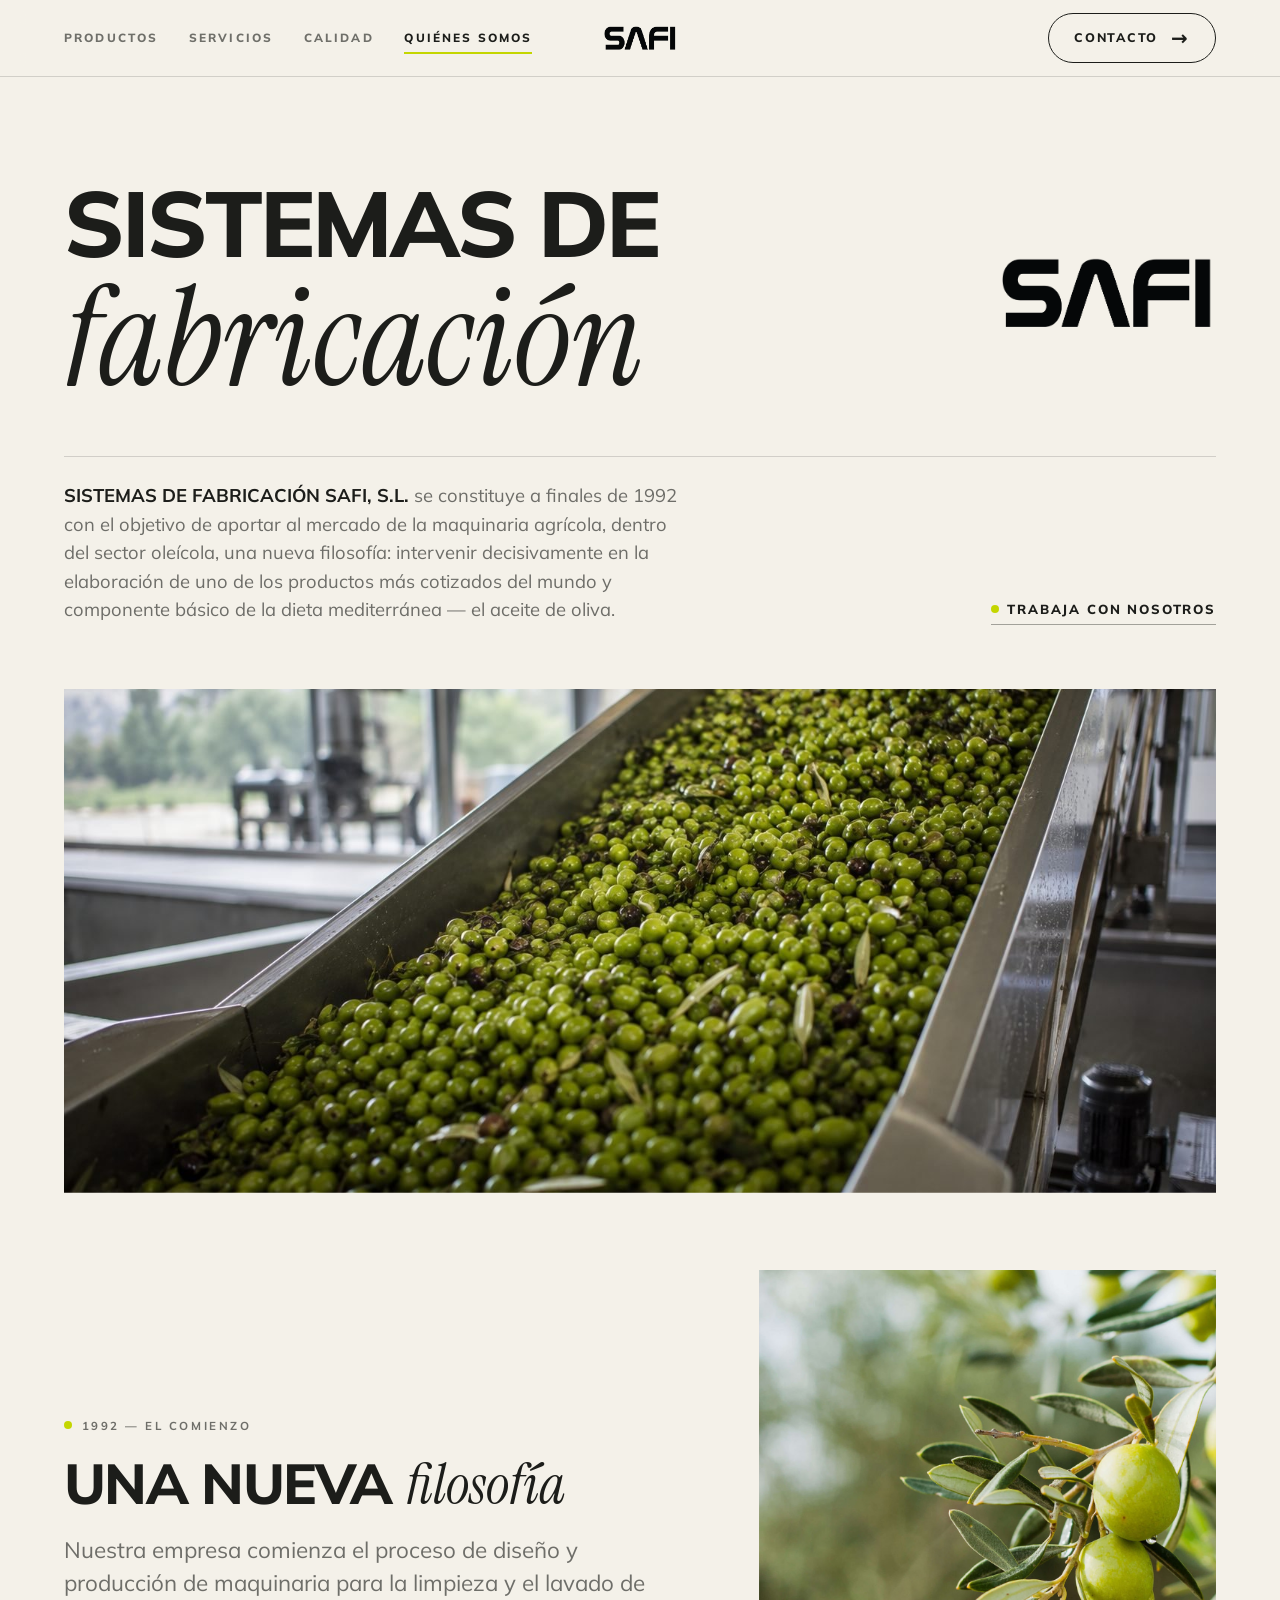
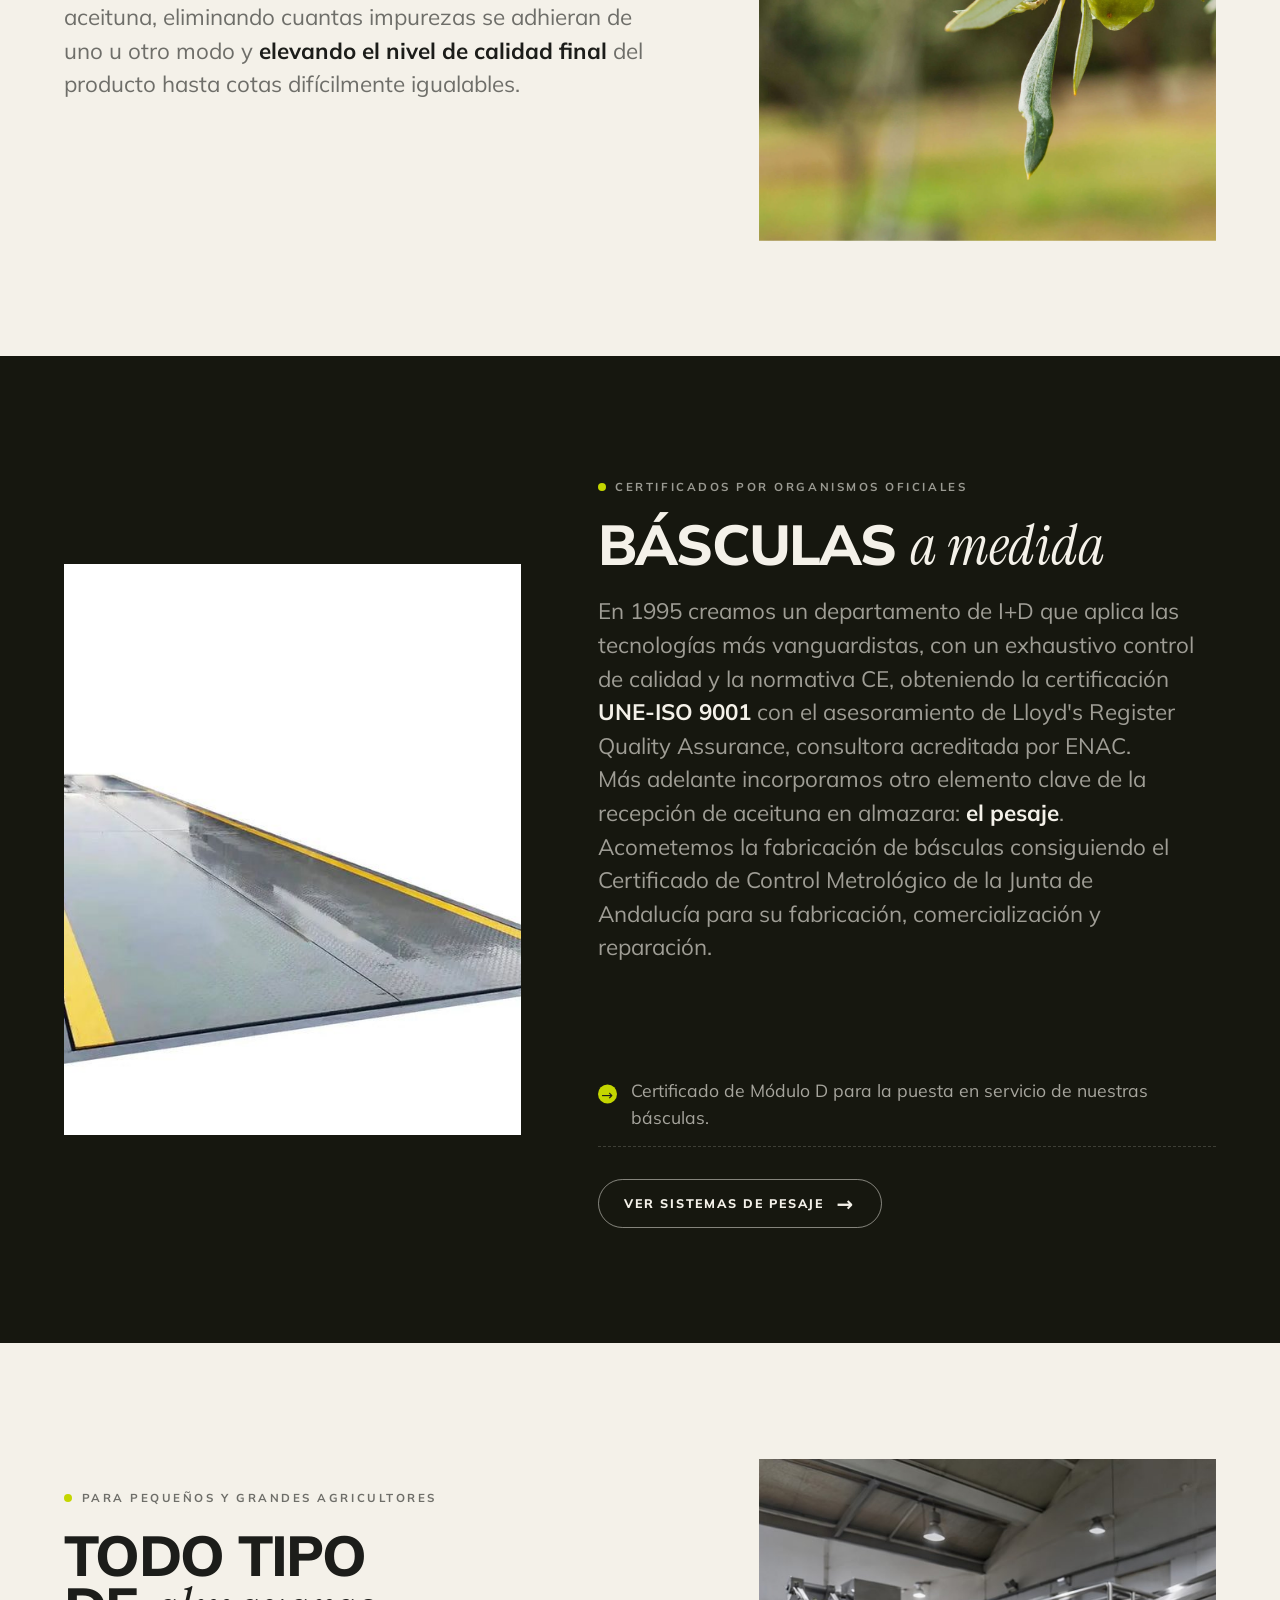
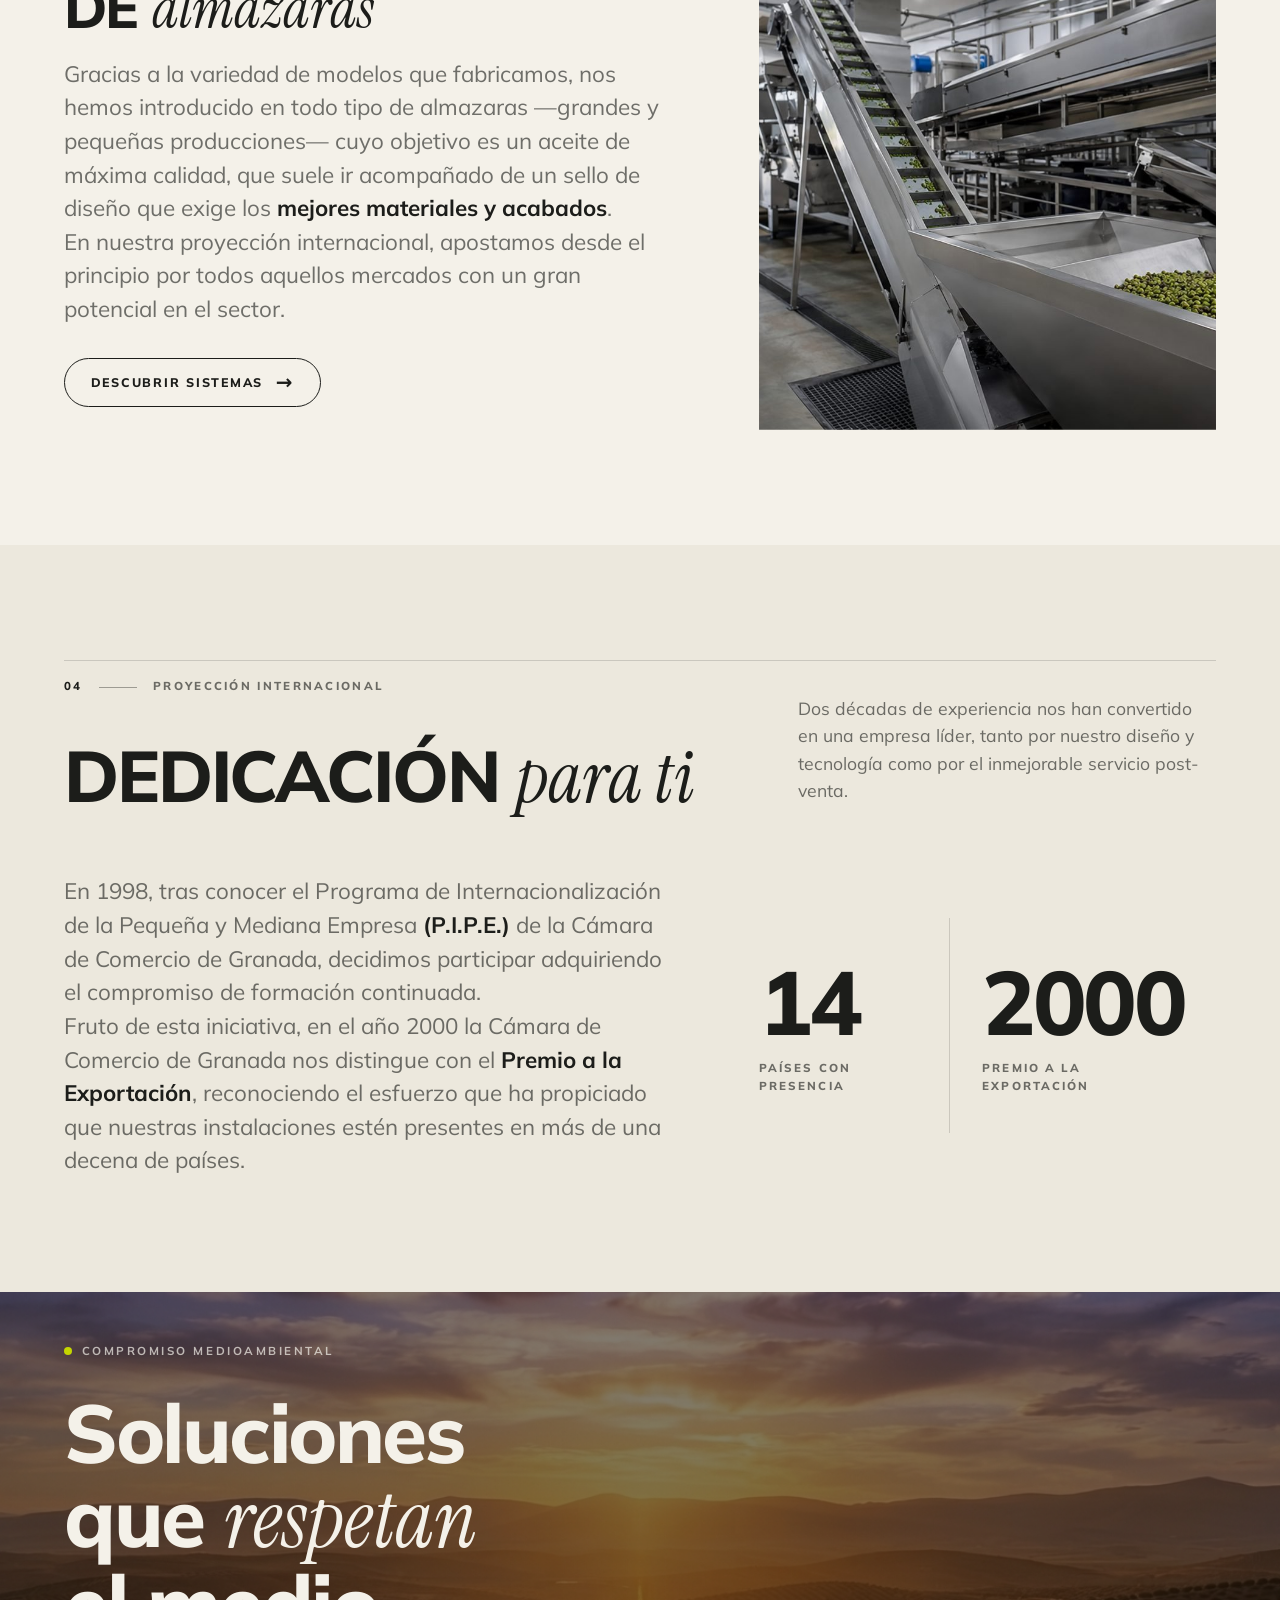
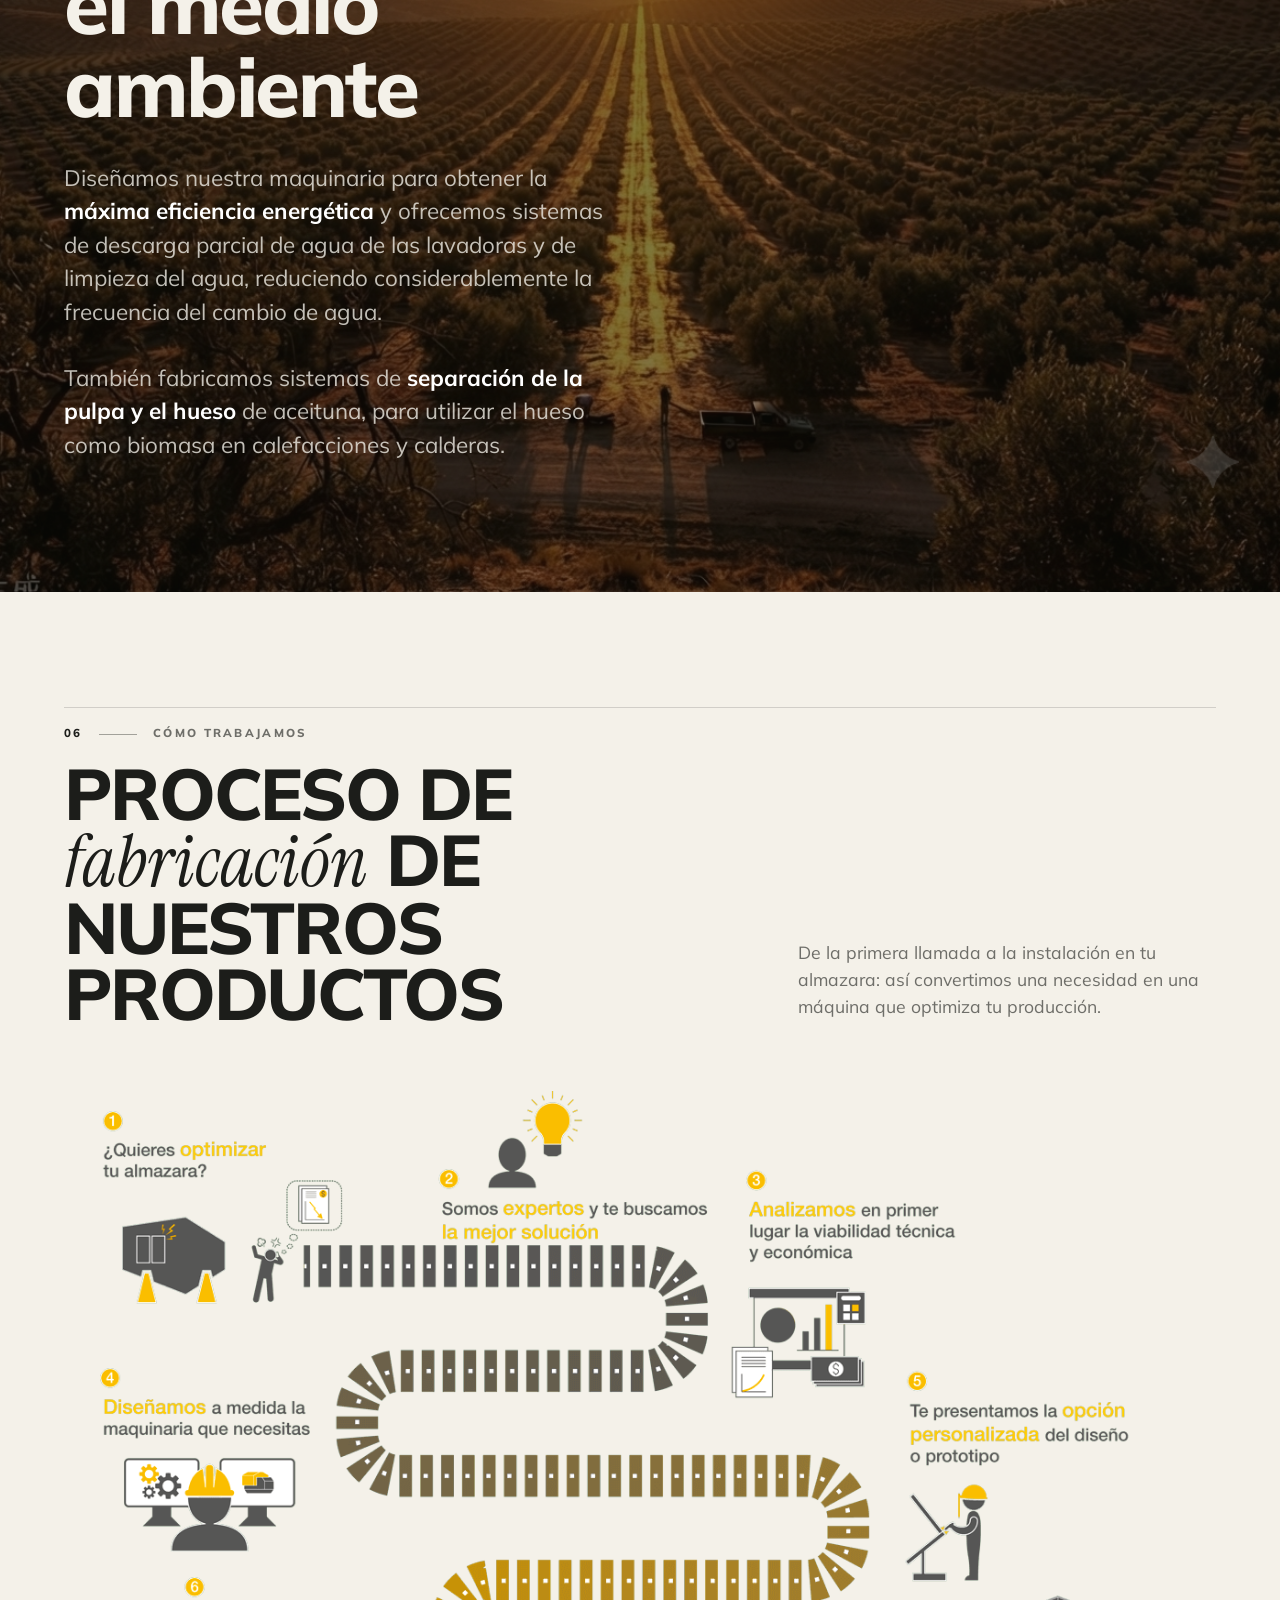
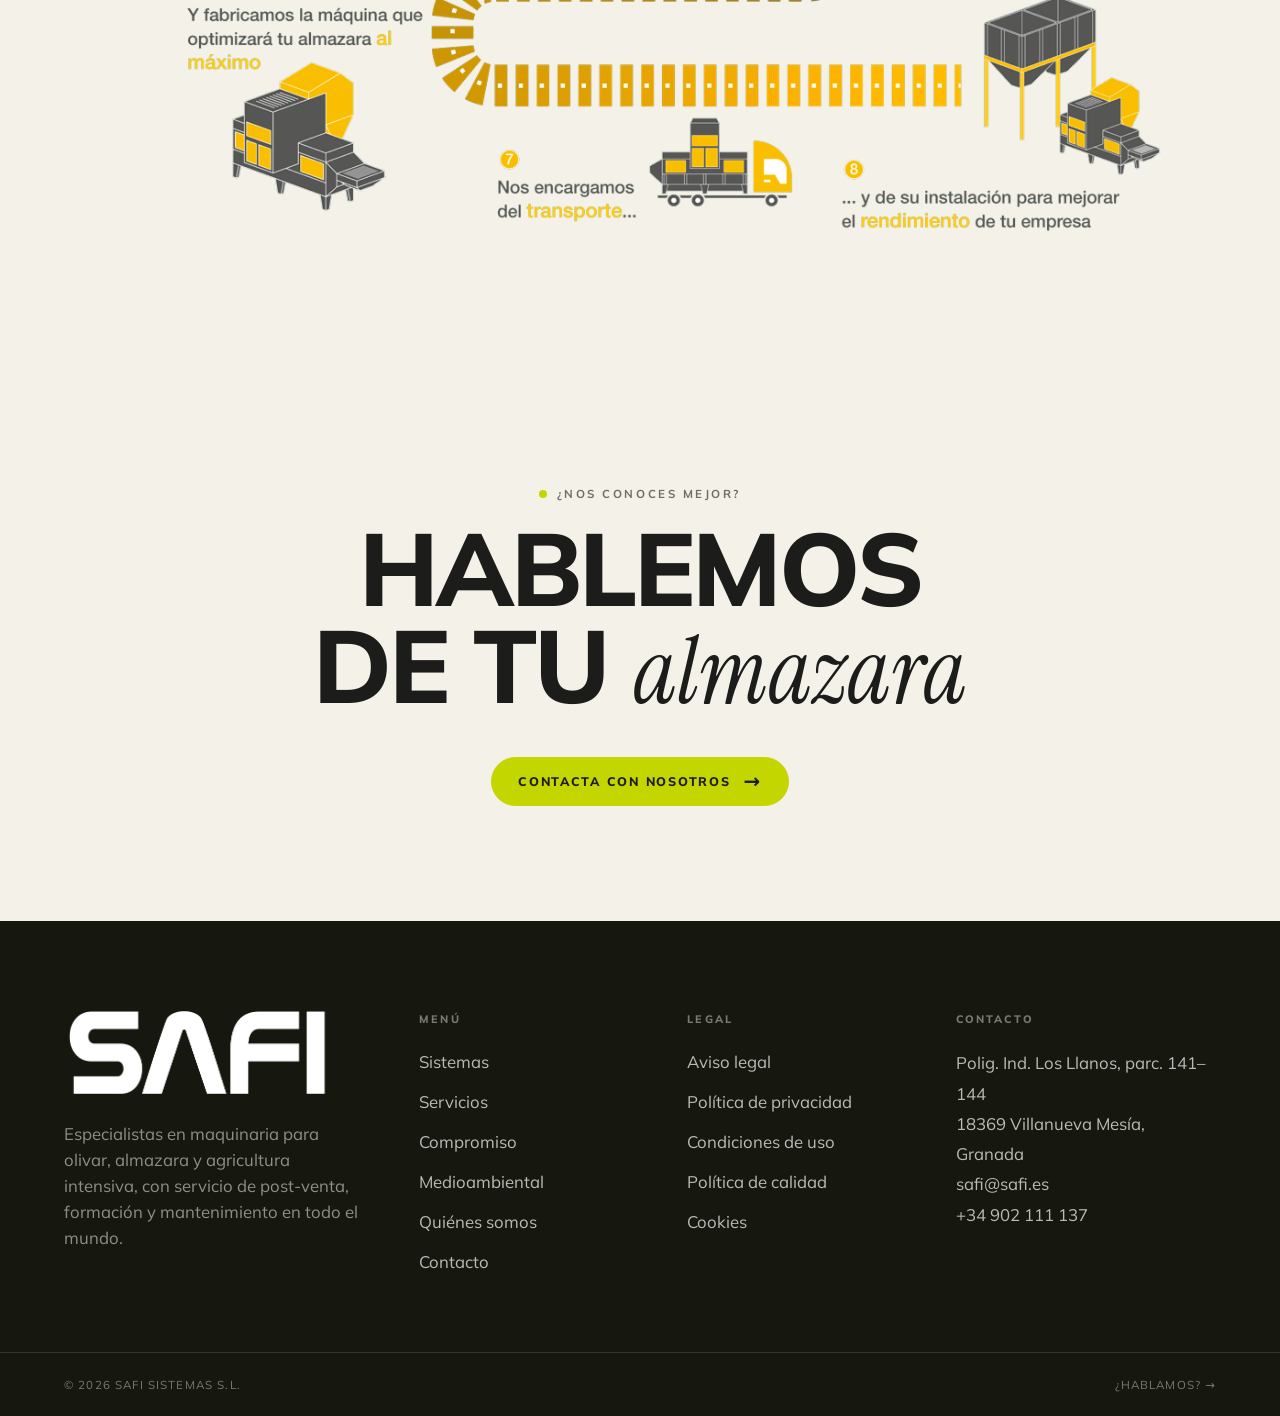
<file: quienes-somos.html>
<!DOCTYPE html>
<html lang="es">
<head>
  <meta charset="UTF-8">
  <meta name="viewport" content="width=device-width, initial-scale=1.0">
  <title>Quiénes somos — Sistemas de Fabricación SAFI, S.L. | SAFI</title>
  <meta name="description" content="SAFI se constituye en 1992 para aportar una nueva filosofía a la maquinaria oleícola. Certificados ISO 9001, CEM y Módulo D, presentes en más de 15 países.">
  <link rel="preconnect" href="https://fonts.googleapis.com">
  <link rel="preconnect" href="https://fonts.gstatic.com" crossorigin>
  <link href="https://fonts.googleapis.com/css2?family=Mulish:wght@400;600;700;800;900&family=Instrument+Serif:ital@0;1&display=swap" rel="stylesheet">
  <link rel="stylesheet" href="css/style.css">
  <script defer src="js/main.js"></script>
</head>
<body>

  <!-- ============ HEADER ============ -->
  <header class="site-header">
    <div class="container header-inner">
      <nav class="main-nav" aria-label="Navegación principal">
        <a href="productos.html">Productos</a>
        <a href="servicios.html">Servicios</a>
        <a href="calidad.html">Calidad</a>
        <a href="quienes-somos.html">Quiénes somos</a>
      </nav>
      <a class="logo" href="index.html"><img src="assets/img/logo-negro.png" alt="SAFI Sistemas"></a>
      <a class="btn header-cta" href="contacto.html">Contacto <span class="arrow">→</span></a>
      <button class="menu-toggle" aria-label="Abrir menú" aria-expanded="false"><span></span><span></span></button>
    </div>
  </header>

  <!-- ============ MENÚ MÓVIL ============ -->
  <nav class="mobile-nav" aria-label="Navegación móvil">
    <a href="index.html" style="--i:0">Inicio <span class="mn-num">01</span></a>
    <a href="productos.html" style="--i:1">Productos <span class="mn-num">02</span></a>
    <a href="servicios.html" style="--i:2">Servicios <span class="mn-num">03</span></a>
    <a href="calidad.html" style="--i:3">Calidad <span class="mn-num">04</span></a>
    <a href="quienes-somos.html" style="--i:4">Quiénes somos <span class="mn-num">05</span></a>
    <a href="contacto.html" style="--i:5">Contacto <span class="mn-num">06</span></a>
    <p class="mobile-nav-foot">Polig. Ind. Los Llanos, Villanueva Mesía (Granada) · +34 902 111 137</p>
  </nav>

  <main>

    <!-- ============ HERO PÁGINA ============ -->
    <section class="page-hero">
      <div class="container">
        <div class="qs-title-row reveal">
          <h1 class="display">Sistemas de<span class="serif-it">fabricación</span></h1>
          <img class="qs-title-logo" src="assets/img/logo-negro.png" alt="SAFI">
        </div>
        <div class="page-hero-foot reveal" style="--d:.15s">
          <p><strong style="color:var(--ink)">SISTEMAS DE FABRICACIÓN SAFI, S.L.</strong> se constituye a finales de 1992 con el objetivo de aportar al mercado de la maquinaria agrícola, dentro del sector oleícola, una nueva filosofía: intervenir decisivamente en la elaboración de uno de los productos más cotizados del mundo y componente básico de la dieta mediterránea — el aceite de oliva.</p>
          <a class="link-more" href="contacto.html"><span class="dot"></span> Trabaja con nosotros</a>
        </div>
        <figure class="qs-hero-figure reveal-img" style="--d:.2s"><img src="assets/img/cinta-aceitunas.jpg" alt="Olivar andaluz, origen del aceite de oliva"></figure>
      </div>
    </section>

    <!-- ============ 01 · EL COMIENZO ============ -->
    <section class="section" style="padding-top:clamp(3rem,6vw,5rem)">
      <div class="container">
        <div class="split split--wide-left">
          <div class="content">
            <p class="eyebrow reveal">1992 — El comienzo</p>
            <h2 class="display reveal" style="--d:.1s">Una nueva <span class="serif-it">filosofía</span></h2>
            <p class="lead reveal" style="--d:.2s">Nuestra empresa comienza el proceso de diseño y producción de maquinaria para la limpieza y el lavado de aceituna, eliminando cuantas impurezas se adhieran de uno u otro modo y <strong>elevando el nivel de calidad final</strong> del producto hasta cotas difícilmente igualables.</p>
          </div>
          <figure class="reveal-img"><img src="assets/img/aceitunadetalles.jpg" alt="Aceitunas en el olivo antes de la cosecha"></figure>
        </div>
      </div>
    </section>

    <!-- ============ 02 · CERTIFICADOS ============ -->
    <section class="section section--dark">
      <div class="container">
        <div class="split split--wide-right">
          <figure class="reveal-img"><img src="assets/img/bascula.jpg" alt="Báscula puente de fabricación propia SAFI"></figure>
          <div class="content">
            <p class="eyebrow reveal" style="color:rgba(244,241,233,.6)">Certificados por organismos oficiales</p>
            <h2 class="display reveal" style="--d:.1s">Básculas <span class="serif-it">a medida</span></h2>
            <p class="lead reveal" style="--d:.2s">En 1995 creamos un departamento de I+D que aplica las tecnologías más vanguardistas, con un exhaustivo control de calidad y la normativa CE, obteniendo la certificación <strong>UNE-ISO 9001</strong> con el asesoramiento de Lloyd's Register Quality Assurance, consultora acreditada por ENAC.</p>
            <p class="lead reveal" style="--d:.3s">Más adelante incorporamos otro elemento clave de la recepción de aceituna en almazara: <strong>el pesaje</strong>. Acometemos la fabricación de básculas consiguiendo el Certificado de Control Metrológico de la Junta de Andalucía para su fabricación, comercialización y reparación.</p>
            <ul class="tick-list">
              <li class="reveal" style="--d:.1s">Básculas e indicadores de peso de fabricación propia, con certificados de metrología legal expedidos por el CEM.</li>
              <li class="reveal" style="--d:.2s">Certificado de Módulo D para la puesta en servicio de nuestras básculas.</li>
            </ul>
            <a class="btn btn--ghost-light reveal" style="--d:.3s" href="productos.html#pesaje">Ver sistemas de pesaje <span class="arrow">→</span></a>
          </div>
        </div>
      </div>
    </section>

    <!-- ============ 03 · ALMAZARAS ============ -->
    <section class="section">
      <div class="container">
        <div class="split split--wide-left">
          <div class="content">
            <p class="eyebrow reveal">Para pequeños y grandes agricultores</p>
            <h2 class="display reveal" style="--d:.1s">Todo tipo de <span class="serif-it">almazaras</span></h2>
            <p class="lead reveal" style="--d:.2s">Gracias a la variedad de modelos que fabricamos, nos hemos introducido en todo tipo de almazaras —grandes y pequeñas producciones— cuyo objetivo es un aceite de máxima calidad, que suele ir acompañado de un sello de diseño que exige los <strong>mejores materiales y acabados</strong>.</p>
            <p class="lead reveal" style="--d:.3s">En nuestra proyección internacional, apostamos desde el principio por todos aquellos mercados con un gran potencial en el sector.</p>
            <a class="btn reveal" style="--d:.35s" href="productos.html">Descubrir sistemas <span class="arrow">→</span></a>
          </div>
          <figure class="reveal-img"><img src="assets/img/hero-maquinaria.jpg" alt="Maquinaria SAFI instalada en una almazara"></figure>
        </div>
      </div>
    </section>

    <!-- ============ 04 · INTERNACIONAL ============ -->
    <section class="section section--paper2">
      <div class="container">
        <div class="section-label reveal"><span class="num">04</span> Proyección internacional</div>
        <div class="section-head">
          <h2 class="display reveal" style="--d:.1s">Dedicación <span class="serif-it">para ti</span></h2>
          <p class="side reveal" style="--d:.2s">Dos décadas de experiencia nos han convertido en una empresa líder, tanto por nuestro diseño y tecnología como por el inmejorable servicio post-venta.</p>
        </div>
        <div class="split split--wide-left">
          <div class="content">
            <p class="lead reveal">En 1998, tras conocer el Programa de Internacionalización de la Pequeña y Mediana Empresa <strong>(P.I.P.E.)</strong> de la Cámara de Comercio de Granada, decidimos participar adquiriendo el compromiso de formación continuada.</p>
            <p class="lead reveal" style="--d:.1s">Fruto de esta iniciativa, en el año 2000 la Cámara de Comercio de Granada nos distingue con el <strong>Premio a la Exportación</strong>, reconociendo el esfuerzo que ha propiciado que nuestras instalaciones estén presentes en más de una decena de países.</p>
          </div>
          <div class="stats reveal" style="--d:.15s; grid-template-columns:1fr 1fr; border-top:0">
            <div class="stat" style="border-left:0; padding-left:0">
              <p class="stat-value" data-count="15">0</p>
              <p class="stat-label">Países con presencia</p>
            </div>
            <div class="stat">
              <p class="stat-value">2000</p>
              <p class="stat-label">Premio a la Exportación</p>
            </div>
          </div>
        </div>

      </div>
    </section>

    <!-- ============ 05 · MEDIO AMBIENTE (IMAGEN DE FONDO) ============ -->
    <section class="banner-full banner-full--bg">
      <div class="banner-bg"><img src="assets/img/safi-banco3.png" alt="Mar de olivos en Andalucía"></div>
      <div class="container">
        <div class="banner-side">
          <p class="eyebrow reveal">Compromiso medioambiental</p>
          <h2 class="banner-title reveal" style="--d:.1s">Soluciones que <span class="serif-it">respetan</span> el medio ambiente</h2>
          <p class="lead reveal" style="--d:.2s">Diseñamos nuestra maquinaria para obtener la <strong>máxima eficiencia energética</strong> y ofrecemos sistemas de descarga parcial de agua de las lavadoras y de limpieza del agua, reduciendo considerablemente la frecuencia del cambio de agua.</p>
          <p class="lead reveal" style="--d:.3s">También fabricamos sistemas de <strong>separación de la pulpa y el hueso</strong> de aceituna, para utilizar el hueso como biomasa en calefacciones y calderas.</p>
          <a class="btn btn--ghost-light reveal" style="--d:.35s" href="calidad.html#medioambiente">Nuestro compromiso <span class="arrow">→</span></a>
        </div>
      </div>
    </section>

    <!-- ============ 06 · PROCESO DE FABRICACIÓN (INFOGRAFÍA) ============ -->
    <section class="section">
      <div class="container">
        <div class="section-label reveal"><span class="num">06</span> Cómo trabajamos</div>
        <div class="section-head">
          <h2 class="display reveal" style="--d:.1s">Proceso de <span class="serif-it">fabricación</span> de nuestros productos</h2>
          <p class="side reveal" style="--d:.2s">De la primera llamada a la instalación en tu almazara: así convertimos una necesidad en una máquina que optimiza tu producción.</p>
        </div>
        <img class="infografia reveal" src="assets/img/infografia-safi.png" alt="Infografía del proceso de fabricación SAFI: 1 optimizar tu almazara, 2 expertos que buscan la mejor solución, 3 análisis de viabilidad técnica y económica, 4 diseño a medida, 5 opción personalizada o prototipo, 6 fabricación de la máquina, 7 transporte, 8 instalación para mejorar el rendimiento">
      </div>
    </section>

    <!-- ============ CTA FINAL ============ -->
    <section class="section cta-final">
      <div class="container">
        <p class="eyebrow reveal" style="justify-content:center;display:flex">¿Nos conoces mejor?</p>
        <h2 class="display mt-1 reveal" style="--d:.1s">Hablemos de tu <span class="serif-it">almazara</span></h2>
        <a class="btn btn--accent reveal" style="--d:.2s" href="contacto.html">Contacta con nosotros <span class="arrow">→</span></a>
      </div>
    </section>

  </main>

  <!-- ============ FOOTER ============ -->
  <footer class="site-footer">
    <div class="container footer-top">
      <div class="footer-brand">
        <a class="logo footer-logo" href="index.html"><img src="assets/img/logo-blanco.png" alt="SAFI Sistemas"></a>
        <p>Especialistas en maquinaria para olivar, almazara y agricultura intensiva, con servicio de post-venta, formación y mantenimiento en todo el mundo.</p>
      </div>
      <div class="footer-col">
        <h4>Menú</h4>
        <ul>
          <li><a href="productos.html">Sistemas</a></li>
          <li><a href="servicios.html">Servicios</a></li>
          <li><a href="calidad.html">Compromiso</a></li>
          <li><a href="calidad.html#medioambiente">Medioambiental</a></li>
          <li><a href="quienes-somos.html">Quiénes somos</a></li>
          <li><a href="contacto.html">Contacto</a></li>
        </ul>
      </div>
      <div class="footer-col">
        <h4>Legal</h4>
        <ul>
          <li><a href="#">Aviso legal</a></li>
          <li><a href="#">Política de privacidad</a></li>
          <li><a href="#">Condiciones de uso</a></li>
          <li><a href="#">Política de calidad</a></li>
          <li><a href="#">Cookies</a></li>
        </ul>
      </div>
      <div class="footer-col">
        <h4>Contacto</h4>
        <address>
          Polig. Ind. Los Llanos, parc. 141–144<br>
          18369 Villanueva Mesía, Granada<br>
          <a href="mailto:safi@safi.es">safi@safi.es</a><br>
          <a href="tel:+34902111137">+34 902 111 137</a>
        </address>
      </div>
    </div>
    <div class="container footer-bottom">
      <span>© <span data-year>2026</span> SAFI Sistemas S.L.</span>
      <a href="contacto.html">¿Hablamos? →</a>
    </div>
  </footer>

</body>
</html>
</file>
<file: css/style.css>
/* ============================================================
   SAFI SISTEMAS — Rediseño editorial
   ------------------------------------------------------------
   COLOR DE ÉNFASIS:
   El cliente duda entre verde y amarillo. Para cambiarlo,
   edita SOLO la variable --accent de aquí abajo.
   ============================================================ */

:root {
  /* ▼▼▼ COLOR DE ÉNFASIS — cambiar aquí ▼▼▼ */
  --accent: #C4D600;              /* Verde lima (Pantone 382 C, color de marca) */
  /* --accent: #F2C200; */        /* Amarillo — descomentar esta línea y comentar la de arriba */
  /* ▲▲▲▲▲▲▲▲▲▲▲▲▲▲▲▲▲▲▲▲▲▲▲▲▲▲▲▲▲ */

  --accent-ink: #1c1d1a;          /* color del texto cuando va sobre el acento */
  --ink: #1c1d1a;                 /* negro suave (Pantone 419 C aprox.) */
  --ink-60: rgba(28, 29, 26, .62);
  --ink-40: rgba(28, 29, 26, .42);
  --paper: #f4f1e9;               /* crema editorial */
  --paper-2: #ece8dd;             /* crema algo más oscuro */
  --dark: #16170f;                /* bloques oscuros */
  --dark-2: #1e2013;
  --line: rgba(28, 29, 26, .16);  /* líneas finas */
  --line-strong: rgba(28, 29, 26, .38);

  --font-sans: "Mulish", system-ui, sans-serif;
  --font-serif: "Instrument Serif", Georgia, serif;

  --pad: clamp(1.25rem, 5vw, 5rem);
  --radius: 0;
  --ease: cubic-bezier(.22, 1, .36, 1);
}

/* ---------- Reset ---------- */
*, *::before, *::after { box-sizing: border-box; margin: 0; padding: 0; }
html { scroll-behavior: smooth; }
body {
  font-family: var(--font-sans);
  background: var(--paper);
  color: var(--ink);
  line-height: 1.55;
  font-size: 1.125rem;
  -webkit-font-smoothing: antialiased;
  overflow-x: hidden;
}
img { display: block; max-width: 100%; }
a { color: inherit; text-decoration: none; }
ul, ol { list-style: none; }
button { font: inherit; color: inherit; background: none; border: 0; cursor: pointer; }
::selection { background: var(--accent); color: var(--accent-ink); }

.container { width: 100%; margin-inline: auto; padding-inline: var(--pad); }

/* ---------- Tipografía editorial ---------- */
.display {
  font-weight: 800;
  text-transform: uppercase;
  letter-spacing: -.03em;
  line-height: .92;
}
.serif-it {
  font-family: var(--font-serif);
  font-style: italic;
  font-weight: 400;
  text-transform: none;
  letter-spacing: 0;
}
h1, h2, h3 { text-wrap: balance; }

.eyebrow {
  display: inline-flex;
  align-items: center;
  gap: .6rem;
  font-size: .72rem;
  font-weight: 700;
  letter-spacing: .22em;
  text-transform: uppercase;
  color: var(--ink-60);
}
.eyebrow::before {
  content: "";
  width: 8px; height: 8px;
  border-radius: 50%;
  background: var(--accent);
  flex: none;
}
.section-label {
  display: flex;
  align-items: baseline;
  gap: 1rem;
  font-size: .72rem;
  font-weight: 800;
  letter-spacing: .2em;
  text-transform: uppercase;
  color: var(--ink-60);
  border-top: 1px solid var(--line);
  padding-top: 1rem;
}
.section-label .num { color: var(--ink); }
.section-label .num::after { content: ""; display: inline-block; width: 2.4rem; height: 1px; background: var(--line-strong); margin-left: 1rem; vertical-align: middle; }

.lead { font-size: clamp(1.15rem, 1.75vw, 1.5rem); line-height: 1.5; color: var(--ink-60); max-width: 46ch; }
.lead strong, .lead b { color: var(--ink); font-weight: 700; }

/* ---------- Botones y enlaces ---------- */
.btn {
  display: inline-flex;
  align-items: center;
  gap: .8rem;
  padding: .85rem 1.6rem;
  border-radius: 999px;
  border: 1px solid var(--ink);
  font-size: .78rem;
  font-weight: 800;
  letter-spacing: .14em;
  text-transform: uppercase;
  transition: background .35s var(--ease), color .35s var(--ease), border-color .35s var(--ease), transform .35s var(--ease);
}
.btn .arrow { transition: transform .35s var(--ease); font-size: 1.6em; line-height: 1; }
.btn:hover { background: var(--ink); color: var(--paper); }
.btn:hover .arrow { transform: translateX(4px); }
.btn--accent { background: var(--accent); border-color: var(--accent); color: var(--accent-ink); }
.btn--accent:hover { background: var(--ink); border-color: var(--ink); color: var(--paper); }
.btn--ghost-light { border-color: rgba(244, 241, 233, .5); color: var(--paper); }
.btn--ghost-light:hover { background: var(--accent); border-color: var(--accent); color: var(--accent-ink); }

.link-more {
  display: inline-flex;
  align-items: center;
  gap: .5rem;
  font-size: .82rem;
  font-weight: 800;
  letter-spacing: .14em;
  text-transform: uppercase;
  padding-bottom: .3rem;
  border-bottom: 1px solid var(--line-strong);
  transition: border-color .3s, gap .3s var(--ease);
}
.link-more:hover { border-color: var(--ink); gap: .9rem; }
.link-more .dot { width: 8px; height: 8px; border-radius: 50%; background: var(--accent); }

/* ---------- Header ---------- */
.site-header {
  position: fixed;
  inset: 0 0 auto 0;
  z-index: 100;
  background: color-mix(in srgb, var(--paper) 86%, transparent);
  backdrop-filter: blur(12px);
  -webkit-backdrop-filter: blur(12px);
  border-bottom: 1px solid var(--line);
  transition: transform .45s var(--ease), background .3s;
}
.site-header.is-hidden { transform: translateY(-101%); }
.header-inner {
  display: grid;
  grid-template-columns: 1fr auto 1fr;
  align-items: center;
  gap: 2rem;
  height: 76px;
}
.header-inner .logo { grid-column: 2; justify-self: center; }
.header-inner .main-nav { grid-column: 1; justify-self: start; }
.header-inner .header-cta { grid-column: 3; justify-self: end; }
.header-inner .menu-toggle { grid-column: 3; justify-self: end; }
.logo {
  display: inline-flex;
  align-items: center;
  line-height: 0;
}
.logo img { height: 26px; width: auto; display: block; }

.main-nav { display: flex; align-items: center; gap: clamp(1.2rem, 2.4vw, 2.6rem); }
.main-nav a {
  position: relative;
  font-size: .74rem;
  font-weight: 800;
  letter-spacing: .18em;
  text-transform: uppercase;
  color: var(--ink-60);
  padding: .4rem 0;
  transition: color .25s;
}
.main-nav a::after {
  content: "";
  position: absolute;
  left: 0; bottom: 0;
  width: 100%; height: 2px;
  background: var(--accent);
  transform: scaleX(0);
  transform-origin: left;
  transition: transform .35s var(--ease);
}
.main-nav a:hover, .main-nav a[aria-current="page"] { color: var(--ink); }
.main-nav a:hover::after, .main-nav a[aria-current="page"]::after { transform: scaleX(1); }

.header-cta { display: inline-flex; }
.menu-toggle {
  display: none;
  width: 44px; height: 44px;
  border: 1px solid var(--line-strong);
  border-radius: 50%;
  position: relative;
  z-index: 120;
}
.mobile-nav { display: none; }
.menu-toggle span {
  position: absolute;
  left: 12px; right: 12px;
  height: 2px;
  background: var(--ink);
  transition: transform .35s var(--ease), top .35s var(--ease), opacity .25s;
}
.menu-toggle span:nth-child(1) { top: 17px; }
.menu-toggle span:nth-child(2) { top: 25px; }
body.menu-open .menu-toggle span:nth-child(1) { top: 21px; transform: rotate(45deg); }
body.menu-open .menu-toggle span:nth-child(2) { top: 21px; transform: rotate(-45deg); }
body.menu-open .site-header { background: transparent; border-color: transparent; z-index: 130; backdrop-filter: none; -webkit-backdrop-filter: none; }
body.menu-open .logo img { filter: brightness(0) invert(1); }
body.menu-open .menu-toggle { border-color: rgba(244,241,233,.45); }
body.menu-open .menu-toggle span { background: var(--paper); }

/* ---------- Hero inicio: vídeo a pantalla completa ---------- */
.hero-home {
  position: relative;
  min-height: 100svh;
  display: flex;
  flex-direction: column;
  justify-content: flex-start;
  padding-top: calc(76px + 60px);
  overflow: clip;
  color: var(--paper);
}
.hero-home .container { position: relative; z-index: 3; }
.hero-home .container.hero-top { z-index: 3; pointer-events: none; }
.hero-home .container.hero-top a, .hero-home .container.hero-top .hero-tagline, .hero-home .container.hero-top .hero-meta { pointer-events: auto; }
.hero-video {
  position: absolute;
  inset: 0;
  z-index: 0;
  overflow: hidden;
}
.hero-video video,
.hero-video img {
  position: absolute;
  inset: 0;
  width: 100%;
  height: 100%;
  object-fit: cover;
  display: block;
}
.hero-video::after {
  content: "";
  position: absolute;
  inset: 0;
  background: linear-gradient(to top, rgba(12,13,8,.62), rgba(12,13,8,.18) 55%, rgba(12,13,8,.25));
}
.hero-kicker {
  display: flex;
  justify-content: space-between;
  align-items: flex-end;
  gap: 2rem;
  flex-wrap: wrap;
  margin-bottom: clamp(1.2rem, 3vh, 2.5rem);
}
.hero-tagline {
  font-size: clamp(1.5rem, 2.9vw, 2.5rem);
  line-height: 1.15;
  max-width: 24ch;
  font-weight: 700;
  letter-spacing: -.01em;
  text-shadow: 0 2px 24px rgba(12,13,8,.5);
}
.hero-tagline .serif-it { font-size: 1.12em; }
.hero-meta {
  font-size: .75rem;
  letter-spacing: .18em;
  text-transform: uppercase;
  color: rgba(244,241,233,.85);
  text-align: right;
  line-height: 2;
  text-shadow: 0 1px 14px rgba(12,13,8,.6);
}
.hero-meta-block { display: grid; justify-items: end; gap: 1.1rem; }
@media (max-width: 860px) {
  .hero-meta-block { justify-items: center; margin-inline: auto; }
  .hero-meta { text-align: center; }
}
.hero-scroll-btn {
  width: 56px;
  aspect-ratio: 1;
  border-radius: 50%;
  background: var(--accent);
  color: var(--accent-ink);
  display: grid;
  place-items: center;
  font-size: 1.3rem;
  transition: transform .35s var(--ease), background .3s;
}
.hero-scroll-btn:hover { transform: translateY(5px); }
.hero-logo {
  position: relative;
  z-index: 2;
  width: 100%;
  padding-inline: var(--pad);
  padding-bottom: 0;
  margin-top: auto;
}
.hero-logo img {
  display: block;
  width: min(92%, 1400px);
  margin-inline: auto;
  height: auto;
  user-select: none;
}

/* ---------- Marquee ---------- */
.marquee {
  border-block: 1px solid var(--line);
  padding-block: 1.1rem;
  overflow: hidden;
  white-space: nowrap;
  background: var(--paper);
}
.marquee--accent { background: var(--accent); color: var(--accent-ink); border-color: transparent; }
.marquee--dark { background: var(--dark); color: var(--paper); border-color: transparent; }
.marquee-track {
  display: inline-flex;
  align-items: center;
  gap: 3rem;
  padding-right: 3rem;
  animation: marquee 26s linear infinite;
  font-weight: 800;
  text-transform: uppercase;
  letter-spacing: .1em;
  font-size: clamp(.9rem, 1.6vw, 1.25rem);
}
.marquee-track .serif-it { font-size: 1.2em; letter-spacing: 0; }
.marquee-track .sep { width: 9px; height: 9px; border-radius: 50%; background: currentColor; opacity: .55; flex: none; }
.marquee--accent .marquee-track .sep { background: var(--accent-ink); }
@keyframes marquee { to { transform: translateX(-50%); } }
.marquee:hover .marquee-track { animation-play-state: paused; }

/* ---------- Secciones genéricas ---------- */
.section { padding-block: clamp(4rem, 9vw, 8.5rem); }
.section--tight { padding-block: clamp(2.5rem, 6vw, 5rem); }
.section--dark { background: var(--dark); color: var(--paper); }
.section--dark .section-label { border-color: rgba(244,241,233,.18); color: rgba(244,241,233,.55); }
.section--dark .section-label .num { color: var(--paper); }
.section--dark .lead { color: rgba(244,241,233,.62); }
.section--dark .lead strong { color: var(--paper); }
.section--paper2 { background: var(--paper-2); }

.section-head {
  display: grid;
  grid-template-columns: 1fr auto;
  align-items: end;
  gap: 2rem;
  margin-bottom: clamp(2.5rem, 5vw, 4.5rem);
}
.section-head h2 { font-size: clamp(2.4rem, 5.6vw, 5rem); margin-top: 1.2rem; }
.section-head h2 .serif-it { font-size: 1em; }
.section-head .side { max-width: 38ch; font-size: 1.1rem; color: var(--ink-60); padding-bottom: .4rem; }
.section--dark .section-head .side { color: rgba(244,241,233,.6); }

/* cabecera con texto lateral alineado a la fila de imágenes (imagen1) */
.section-head--rows { align-items: start; }
.section-head--rows .side {
  padding-bottom: 0;
  padding-top: clamp(1rem, 3vh, 2.2rem);
  max-width: none;
  /* el borde izquierdo del texto coincide con el borde izquierdo de las miniaturas:
     ancho = miniatura + hueco + flecha de la fila inferior */
  width: calc(clamp(180px, 21vw, 360px) + clamp(1.2rem, 3vw, 3rem) + clamp(44px, 4.5vw, 64px));
}

/* ---------- Lista editorial numerada (servicios / productos) ---------- */
.rows { border-top: 1px solid var(--line-strong); }
.row-item {
  position: relative;
  display: grid;
  grid-template-columns: auto 1fr auto auto;
  align-items: center;
  gap: clamp(1.2rem, 3vw, 3rem);
  padding: clamp(1.4rem, 2.6vw, 2.4rem) 0;
  border-bottom: 1px solid var(--line);
  transition: padding .4s var(--ease), background .4s var(--ease);
}
.row-item:hover { padding-left: 1.2rem; }
.row-item .row-num {
  font-family: var(--font-serif);
  font-style: italic;
  font-size: clamp(1rem, 1.6vw, 1.4rem);
  color: var(--ink-40);
  min-width: 2.4ch;
}
.row-item h3 {
  font-size: clamp(1.8rem, 4.4vw, 3.6rem);
  font-weight: 800;
  text-transform: uppercase;
  letter-spacing: -.02em;
  line-height: 1;
  transition: color .3s;
}
.row-item .row-desc {
  grid-column: 2;
  max-width: 52ch;
  color: var(--ink-60);
  font-size: 1.08rem;
  margin-top: .6rem;
}
.row-item .row-thumb {
  width: clamp(180px, 21vw, 360px);
  aspect-ratio: 21/9;
  border-radius: var(--radius);
  overflow: hidden;
  flex: none;
}
.row-item .row-thumb img { width: 100%; height: 100%; object-fit: cover; transition: transform .9s var(--ease); }
.row-item:hover .row-thumb img { transform: scale(1.08); }
.row-item .row-arrow {
  width: clamp(46px, 4.5vw, 64px);
  aspect-ratio: 1;
  border: 1px solid var(--line-strong);
  border-radius: 50%;
  display: grid;
  place-items: center;
  font-size: 1.4rem;
  transition: background .35s var(--ease), color .35s, border-color .35s, transform .35s var(--ease);
}
.row-item:hover .row-arrow { background: var(--accent); border-color: var(--accent); color: var(--accent-ink); transform: rotate(-45deg); }
.rows--dark { border-color: rgba(244,241,233,.35); }
.rows--dark .row-item { border-color: rgba(244,241,233,.16); }
.rows--dark .row-desc { color: rgba(244,241,233,.6); }
.rows--dark .row-num { color: rgba(244,241,233,.4); }
.rows--dark .row-arrow { border-color: rgba(244,241,233,.4); }

/* ---------- Bloque cita grande ---------- */
.big-quote { text-align: center; }
.big-quote p {
  font-size: clamp(1.8rem, 4.6vw, 4rem);
  line-height: 1.12;
  font-weight: 700;
  letter-spacing: -.02em;
  max-width: 22ch;
  margin-inline: auto;
}
.big-quote .serif-it { font-weight: 400; }
.big-quote .hl {
  background-image: linear-gradient(var(--accent), var(--accent));
  background-repeat: no-repeat;
  background-size: 100% .32em;
  background-position: 0 78%;
}

/* ---------- Stats ---------- */
.stats {
  display: grid;
  grid-template-columns: repeat(3, 1fr);
  border-top: 1px solid var(--line);
}
.stat {
  padding: clamp(1.6rem, 3vw, 2.8rem) clamp(1rem, 2.5vw, 2.5rem);
  border-left: 1px solid var(--line);
}
.stat:first-child { border-left: 0; padding-left: 0; }
.stat .stat-value {
  font-size: clamp(3rem, 7vw, 6rem);
  font-weight: 800;
  letter-spacing: -.04em;
  line-height: 1;
}
.stat .stat-value sup { font-size: .45em; color: var(--accent); -webkit-text-stroke: 1px var(--ink); }
.stat .stat-label {
  margin-top: .8rem;
  font-size: .72rem;
  font-weight: 800;
  letter-spacing: .18em;
  text-transform: uppercase;
  color: var(--ink-60);
}

/* ---------- Filas desplegables (estilo referencia) ---------- */
.acc-rows { border-top: 1px solid var(--line-strong); }
.acc-item { border-bottom: 1px solid var(--line); }
.acc-head {
  width: 100%;
  display: grid;
  grid-template-columns: 3.5rem 1fr auto;
  align-items: center;
  gap: clamp(1.2rem, 3vw, 2.5rem);
  padding: clamp(1.5rem, 2.8vw, 2.4rem) 0;
  text-align: left;
  transition: padding-left .35s var(--ease);
}
.acc-head:hover { padding-left: .8rem; }
.acc-num {
  font-family: var(--font-serif);
  font-style: italic;
  font-size: clamp(.95rem, 1.4vw, 1.2rem);
  color: var(--ink-40);
}
.acc-title {
  font-size: clamp(1.6rem, 4vw, 3.2rem);
  font-weight: 800;
  text-transform: uppercase;
  letter-spacing: -.02em;
  line-height: 1;
}
.acc-arrow {
  width: clamp(46px, 4.4vw, 62px);
  aspect-ratio: 1;
  border: 1px solid var(--line-strong);
  border-radius: 50%;
  display: grid;
  place-items: center;
  font-size: 1.45rem;
  transition: background .35s var(--ease), color .3s, border-color .3s, transform .45s var(--ease);
}
.acc-item.open .acc-arrow,
.acc-head:hover .acc-arrow { background: var(--accent); border-color: var(--accent); color: var(--accent-ink); }
.acc-item.open .acc-arrow { transform: rotate(90deg); }
.acc-body {
  max-height: 0;
  overflow: hidden;
  transition: max-height .6s var(--ease);
}
.acc-body-inner {
  display: grid;
  grid-template-columns: 1.35fr .65fr;
  gap: clamp(1.5rem, 3.5vw, 3.5rem);
  align-items: center;
  padding: 0 0 clamp(1.8rem, 3.5vw, 3rem) calc(3.5rem + clamp(1.2rem, 3vw, 2.5rem));
}
.acc-body-inner figure { border-radius: var(--radius); overflow: hidden; }
.acc-body-inner img { width: 100%; aspect-ratio: 4/3; object-fit: cover; display: block; }
.acc-body-inner p { color: var(--ink-60); max-width: 60ch; font-size: 1.22rem; line-height: 1.6; }
.acc-body-inner strong { color: inherit; font-weight: 700; }
.acc-body-inner .acc-tag {
  display: inline-block;
  font-size: .68rem;
  font-weight: 800;
  letter-spacing: .16em;
  text-transform: uppercase;
  color: var(--ink-40);
  margin-bottom: 1rem;
}
/* versión oscura */
.section--dark .acc-rows, .acc-rows--dark { border-top-color: rgba(244,241,233,.3); }
.section--dark .acc-item, .acc-rows--dark .acc-item { border-bottom-color: rgba(244,241,233,.16); }
.section--dark .acc-num, .acc-rows--dark .acc-num { color: rgba(244,241,233,.45); }
.section--dark .acc-arrow, .acc-rows--dark .acc-arrow { border-color: rgba(244,241,233,.4); }
.section--dark .acc-item.open .acc-arrow, .section--dark .acc-head:hover .acc-arrow { border-color: var(--accent); }
.section--dark .acc-body-inner p, .acc-rows--dark .acc-body-inner p { color: rgba(244,241,233,.65); }
.section--dark .acc-body-inner .acc-tag, .acc-rows--dark .acc-body-inner .acc-tag { color: rgba(244,241,233,.45); }

@media (max-width: 860px) {
  .acc-body-inner { grid-template-columns: 1fr; padding-left: 0; }
  .acc-head { grid-template-columns: 2.4rem 1fr auto; }
}

/* ---------- Banner editorial a pantalla completa ---------- */
.banner-full {
  position: relative;
  min-height: max(900px, 100svh);
  display: flex;
  align-items: center;
  overflow: clip;
  background: var(--paper);
  color: var(--ink);
}
.banner-full--dark { background: var(--dark); color: var(--paper); }
.banner-full .container {
  position: relative;
  z-index: 2;
  display: grid;
  grid-template-columns: minmax(0, 1.05fr) minmax(0, .95fr);
  gap: clamp(2.5rem, 6vw, 7rem);
  align-items: center;
  width: 100%;
}
.banner-title {
  font-size: clamp(2.9rem, 6.4vw, 7.4rem);
  line-height: 1.02;
  font-weight: 800;
  letter-spacing: -.03em;
}
.banner-title .serif-it { font-weight: 400; }
.banner-title .hl {
  background-image: linear-gradient(var(--accent), var(--accent));
  background-repeat: no-repeat;
  background-size: 100% .3em;
  background-position: 0 80%;
}
.banner-side { display: grid; gap: clamp(1.4rem, 2.5vw, 2.2rem); justify-items: start; }
.banner-side .lead { max-width: 44ch; }
.banner-full--dark .banner-side .lead { color: rgba(244,241,233,.65); }
.banner-full--dark .banner-side .lead strong { color: var(--paper); }
.banner-figure {
  position: absolute;
  inset: 0 0 0 auto;
  width: 100%;
  height: 100%;
  z-index: 1;
  overflow: hidden;
}
.banner-figure img { width: 100%; height: 100%; object-fit: cover; display: block; }
.banner-full--bleed .banner-figure { z-index: 1; width: 52%; inset: 0 0 0 auto; }
.banner-full--bleed .container { z-index: 2; grid-template-columns: minmax(0, 1fr) 52%; }
.banner-full--bleed .banner-content { display: grid; gap: clamp(1.6rem, 3vh, 2.6rem); align-content: center; max-width: 640px; }
.banner-full--bleed .banner-title {
  position: relative;
  z-index: 2;
  font-size: clamp(2.6rem, 5.2vw, 6rem);
}
.banner-full--bleed .banner-side { display: grid; gap: 1.4rem; justify-items: start; }
.banner-full--bleed .eyebrow { color: var(--ink-60); }
.banner-index {
  position: absolute;
  right: clamp(1.5rem, 4vw, 4.5rem);
  bottom: clamp(1.5rem, 4vw, 4rem);
  z-index: 3;
  font-size: clamp(4.5rem, 9vw, 9rem);
  font-weight: 800;
  letter-spacing: -.03em;
  line-height: 1;
  color: transparent;
  -webkit-text-stroke: 1px var(--ink-40);
  user-select: none;
}
.banner-full--dark .banner-index { -webkit-text-stroke: 1px rgba(244,241,233,.4); }

/* ---------- Banner con imagen de fondo a pantalla completa ---------- */
.banner-full--bg { background: var(--dark); color: var(--paper); }
.banner-bg { position: absolute; inset: 0; z-index: 0; }
.banner-bg img { width: 100%; height: 100%; object-fit: cover; display: block; }
.banner-bg::after {
  content: "";
  position: absolute;
  inset: 0;
  background: rgba(14, 15, 9, .52);
}
.banner-full--bg .container { position: relative; z-index: 2; }
.banner-full--bg .eyebrow { color: rgba(244,241,233,.7); }
.banner-full--bg .lead { color: rgba(244,241,233,.78); }
.banner-full--bg .lead strong, .banner-full--bg .lead b { color: #fff; }

/* ---------- Certificaciones con imagen ---------- */
.cert-grid--media .cert-card {
  padding: 0;
  overflow: hidden;
  min-height: 0;
  display: block;
}
.cert-grid--media .cert-card:hover { transform: translateY(-6px); }
.cert-media {
  aspect-ratio: 16/10;
  overflow: hidden;
  background: var(--paper-2);
}
.cert-media img { width: 100%; height: 100%; object-fit: cover; display: block; transition: transform .9s var(--ease); }
.cert-card:hover .cert-media img { transform: scale(1.05); }
.cert-body { padding: clamp(1.2rem, 2vw, 1.8rem); display: grid; gap: .8rem; background: var(--paper); transition: background .4s var(--ease); }
.cert-card:hover .cert-body { background: var(--accent); }
.cert-body .cert-top { display: flex; justify-content: space-between; align-items: center; gap: 1rem; }

/* tarjetas de certificado con popup */
.cert-card--zoom { cursor: pointer; }
.cert-card--zoom .cert-media { position: relative; }
.cert-open {
  width: 46px;
  aspect-ratio: 1;
  flex: none;
  border: 1px solid var(--line-strong);
  border-radius: 50%;
  display: grid;
  place-items: center;
  font-size: 1.3rem;
  transition: background .3s, color .3s, border-color .3s, transform .35s var(--ease);
}
.cert-card--zoom:hover .cert-open { border-color: var(--accent-ink); transform: rotate(45deg); }

/* ---------- Popup de imagen (lightbox) ---------- */
.img-modal {
  position: fixed;
  inset: 0;
  z-index: 200;
  display: grid;
  place-items: center;
  padding: clamp(1rem, 4vw, 3rem);
  background: rgba(14, 15, 9, .82);
  backdrop-filter: blur(8px);
  -webkit-backdrop-filter: blur(8px);
  opacity: 0;
  visibility: hidden;
  transition: opacity .35s var(--ease), visibility .35s;
}
.img-modal.is-open { opacity: 1; visibility: visible; }
.img-modal figure {
  position: relative;
  max-width: min(1100px, 92vw);
  max-height: 88vh;
  margin: 0;
  transform: translateY(18px) scale(.97);
  transition: transform .45s var(--ease);
}
.img-modal.is-open figure { transform: none; }
.img-modal img {
  display: block;
  max-width: 100%;
  max-height: 88vh;
  width: auto;
  height: auto;
  object-fit: contain;
  background: var(--paper);
}
.img-modal-close {
  position: absolute;
  top: 0;
  right: 0;
  transform: translateY(-120%);
  width: 52px;
  aspect-ratio: 1;
  border-radius: 50%;
  background: var(--accent);
  color: var(--accent-ink);
  display: grid;
  place-items: center;
  font-size: 1.5rem;
  line-height: 1;
  transition: transform .3s var(--ease);
}
.img-modal-close:hover { transform: translateY(-120%) rotate(90deg); }

/* ---------- Hero servicios (estilo línea) ---------- */
.svc-hero {
  position: relative;
  height: 100svh;
  /* misma altura de inicio que el resto de heroes de página */
  padding-top: clamp(140px, 20vh, 220px);
  padding-bottom: clamp(1.4rem, 3vh, 2.4rem);
  display: flex;
  flex-direction: column;
  overflow: clip;
}
.svc-hero-top {
  position: relative;
  z-index: 1;
  overflow: visible;
  display: grid;
  grid-template-columns: minmax(0, 1fr) clamp(320px, 34vw, 560px);
  gap: clamp(2.5rem, 6vw, 7rem);
  align-items: stretch;
  flex: 1;
  min-height: 0;
}
/* columna izquierda: título + texto arriba, menú anclado abajo */
.svc-hero-left {
  display: flex;
  flex-direction: column;
}
.svc-hero-left .svc-menu {
  margin-top: auto;
  padding-top: clamp(1.5rem, 3vh, 2.5rem);
}
/* la galería sube hasta justo debajo del header y llega al fondo del hero */
.svc-hero-top .vslider {
  margin-top: calc(-1 * clamp(50px, 11vh, 130px));
  display: flex;
  flex-direction: column;
  min-height: 0;
}
.vslider-viewport { flex: 1; height: auto; min-height: 0; }
.vslider-nav { margin-top: 1rem; }
.svc-title {
  font-size: clamp(2.6rem, 6.2vw, 5.8rem);
  line-height: .92;
  font-weight: 800;
  text-transform: uppercase;
  letter-spacing: -.03em;
  margin: 0;
  position: relative;
  z-index: 5;
}
.svc-title .svc-title-big {
  display: block;
  font-family: var(--font-serif);
  font-style: italic;
  font-weight: 400;
  text-transform: none;
  letter-spacing: 0;
  font-size: 1.38em;
  line-height: .98;
}
.svc-hero-top .svc-about {
  margin-top: clamp(1.3rem, 2.6vh, 2.2rem);
  max-width: 56ch;
}
.svc-line {
  position: absolute;
  left: 0; right: 0;
  top: 52%;
  height: clamp(6px, .9vw, 12px);
  background: var(--accent);
  z-index: 2;
  pointer-events: none;
}


/* ---------- Galería vertical del hero de servicios ---------- */
.vslider { width: 100%; }
.vslider-viewport {
  overflow: hidden;
  /* se ven 3 imágenes y asoma la siguiente */
  height: calc(3 * clamp(118px, 13vh, 145px) + 2 * clamp(.7rem, 1.4vw, 1.2rem) + 1.5vh);
  mask-image: linear-gradient(to bottom, #000 0%, #000 82%, transparent 100%);
  -webkit-mask-image: linear-gradient(to bottom, #000 0%, #000 82%, transparent 100%);
}
.vslider-track { display: grid; gap: clamp(.7rem, 1.4vw, 1.2rem); transition: transform .7s var(--ease); }
.vslider-track figure { overflow: hidden; height: clamp(150px, 17.5vh, 210px); }
.vslider-track img {
  display: block;
  width: 100%;
  height: 100%;
  object-fit: cover;
  transition: transform .8s var(--ease);
}
.vslider-track figure:hover img { transform: scale(1.05); }
.vslider-nav {
  display: flex;
  gap: .7rem;
  margin-top: 1rem;
  justify-content: flex-end;
}
.vslider-btn {
  width: 52px;
  aspect-ratio: 1;
  border: 1px solid var(--line-strong);
  border-radius: 50%;
  display: grid;
  place-items: center;
  font-size: 1.3rem;
  transition: background .3s, color .3s, border-color .3s, opacity .3s, transform .35s var(--ease);
}
.vslider-btn:hover:not(:disabled) { background: var(--accent); border-color: var(--accent); color: var(--accent-ink); }
.vslider-btn:disabled { opacity: .3; cursor: default; }
.svc-menu { border-top: 1px solid var(--line-strong); }
@media (max-height: 1000px) and (min-width: 861px) {
  .svc-menu-item { font-size: 1.1rem; padding: .62rem 0; }
  .svc-hero-top .svc-about { font-size: 1.15rem; margin-top: 1.2rem; }
}
/* en pantallas altas la fila del menú respira un poco más */
@media (min-height: 1001px) and (min-width: 861px) {
  .svc-menu-item { font-size: clamp(1.15rem, 1.5vw, 1.4rem); padding: clamp(.85rem, 1.8vh, 1.2rem) 0; }
}
.svc-menu-item {
  display: grid;
  grid-template-columns: auto 1fr auto;
  align-items: baseline;
  gap: 1.2rem;
  padding: clamp(.6rem, 1.3vh, .95rem) 0;
  border-bottom: 1px solid var(--line);
  font-size: clamp(1rem, 1.5vw, 1.35rem);
  font-weight: 700;
  text-transform: uppercase;
  letter-spacing: .02em;
  transition: padding-left .35s var(--ease), color .3s;
}
.svc-menu-item:hover { padding-left: .8rem; color: var(--ink-60); }
.svc-menu-item .sm-num { font-family: var(--font-serif); font-style: italic; font-weight: 400; font-size: .8em; color: var(--ink-40); }
.svc-menu-item .sm-arrow { font-size: 1.25em; transition: transform .35s var(--ease); }
.svc-menu-item:hover .sm-arrow { transform: translateX(5px); }
.svc-about { font-size: clamp(1.15rem, 1.65vw, 1.45rem); line-height: 1.55; color: var(--ink-60); max-width: 46ch; }
.svc-about strong { color: var(--ink); }

/* ---------- Servicio: lista apilada (estilo captura1) ---------- */
.svc-split {
  display: grid;
  grid-template-columns: minmax(0, 1.05fr) minmax(0, .95fr);
  gap: clamp(2.5rem, 6vw, 7rem);
  align-items: start;
}
.svc-split--rev { grid-template-columns: minmax(0, .95fr) minmax(0, 1.05fr); }
.svc-stacked { display: grid; margin-top: 2.2rem; }
.svc-stacked-item {
  display: grid;
  grid-template-columns: auto 1fr;
  gap: clamp(1rem, 2.5vw, 2rem);
  align-items: baseline;
  padding: clamp(1.1rem, 2.4vh, 1.8rem) 0;
  border-bottom: 1px solid var(--line);
}
.svc-stacked-item:first-child { border-top: 1px solid var(--line); }
.svc-stacked-item .si-num {
  font-family: var(--font-serif);
  font-style: italic;
  font-size: 1rem;
  color: var(--ink-40);
}
.svc-stacked-item h3 {
  font-size: clamp(1.3rem, 2.2vw, 1.9rem);
  font-weight: 700;
  letter-spacing: -.01em;
  line-height: 1.15;
}
.svc-stacked-item p {
  grid-column: 2;
  margin-top: .45rem;
  color: var(--ink-60);
  font-size: 1.1rem;
  max-width: 52ch;
}
/* la imagen se estira exactamente a la altura del bloque de texto:
   al ir en absoluto no empuja la fila y la figura queda a la misma medida */
.svc-split figure { position: relative; overflow: hidden; align-self: stretch; min-height: 0; }
.svc-split figure img { position: absolute; inset: 0; width: 100%; height: 100%; object-fit: cover; display: block; }
.svc-figure-wide { aspect-ratio: 4/3; }

/* ---------- Comercialización (estilo captura4) ---------- */
.svc-showcase-head h2.display, .svc-split h2.display {
  font-size: clamp(2.4rem, 5.4vw, 5.2rem);
  line-height: .95;
  letter-spacing: -.02em;
}
.svc-split h2.display .serif-it, .svc-showcase-head h2.display .serif-it { font-size: 1em; }
.svc-split .lead { font-size: clamp(1.2rem, 1.8vw, 1.55rem); }
.svc-stacked-item h3 { font-size: clamp(1.45rem, 2.4vw, 2.1rem); }
.svc-stacked-item p { font-size: 1.12rem; }
.svc-showcase-head {
  display: grid;
  grid-template-columns: 1fr auto;
  align-items: end;
  gap: 2rem;
  margin-bottom: clamp(1.8rem, 4vh, 3rem);
}
.svc-showcase-head .lead { max-width: 40ch; padding-bottom: .3rem; }
.svc-showcase { position: relative; }
.svc-showcase img {
  width: 100%;
  height: min(58vh, 620px);
  object-fit: cover;
  display: block;
}
.svc-showcase-caption {
  position: absolute;
  left: clamp(1.2rem, 3vw, 2.6rem);
  bottom: clamp(1.2rem, 3vw, 2.6rem);
  z-index: 2;
  background: var(--paper);
  color: var(--ink);
  font-family: var(--font-serif);
  font-style: italic;
  font-size: clamp(1rem, 1.6vw, 1.35rem);
  padding: .9rem 1.4rem;
  max-width: 34ch;
  line-height: 1.3;
}
.svc-showcase-cols {
  display: grid;
  grid-template-columns: repeat(3, 1fr);
  gap: clamp(1.5rem, 4vw, 4rem);
  margin-top: clamp(1.8rem, 4vh, 3rem);
}
.svc-showcase-cols p {
  font-size: 1.08rem;
  color: rgba(244,241,233,.62);
  border-top: 1px solid rgba(244,241,233,.2);
  padding-top: 1.1rem;
}
.svc-showcase-cols p strong { color: var(--paper); display: block; margin-bottom: .4rem; font-size: 1.15rem; }

/* variante clara del showcase (index) */
.showcase-light .svc-showcase-cols p {
  color: var(--ink-60);
  border-top-color: var(--line);
}
.showcase-light .svc-showcase-cols p strong { color: var(--ink); }

/* ---------- Servicios: secciones ---------- */
.svc-section { position: relative; overflow: clip; }
.svc-letter {
  position: absolute;
  z-index: 5;
  font-weight: 900;
  font-size: clamp(10rem, 24vw, 24rem);
  line-height: .78;
  letter-spacing: -.04em;
  pointer-events: none;
  user-select: none;
  font-family: var(--font-sans);
}
.svc-section--light .svc-letter { color: var(--ink); }
.svc-section--dark .svc-letter { color: var(--paper); }
.svc-content { position: relative; z-index: 2; }
.svc-points { display: grid; gap: 0; margin-top: 1.8rem; border-top: 1px solid var(--line); }
.svc-points li {
  display: grid;
  grid-template-columns: auto 1fr;
  gap: 1.1rem;
  align-items: baseline;
  padding: 1.05rem 0;
  border-bottom: 1px solid var(--line);
  color: var(--ink-60);
  font-size: 1.1rem;
}
.svc-points li::before { content: "●"; color: var(--accent); font-size: .7em; transform: translateY(-.15em); }
.section--dark .svc-points, .svc-section--dark .svc-points { border-top-color: rgba(244,241,233,.2); }
.section--dark .svc-points li, .svc-section--dark .svc-points li { border-bottom-color: rgba(244,241,233,.14); color: rgba(244,241,233,.62); }
.svc-overlap { position: relative; z-index: 3; }
.svc-overlap figure { overflow: hidden; }
.svc-overlap img { width: 100%; height: 100%; object-fit: cover; display: block; }

/* ---------- Tarjetas de imagen editorial ---------- */
.card-grid { display: grid; gap: clamp(1.2rem, 2.5vw, 2rem); }
.card-grid--3 { grid-template-columns: repeat(3, 1fr); }
.card-grid--2 { grid-template-columns: repeat(2, 1fr); }
.card {
  position: relative;
  border-radius: var(--radius);
  overflow: hidden;
  background: var(--dark);
  color: var(--paper);
  min-height: clamp(340px, 42vw, 520px);
  display: flex;
  align-items: flex-end;
}
.card img {
  position: absolute; inset: 0;
  width: 100%; height: 100%;
  object-fit: cover;
  opacity: .88;
  transition: transform 1s var(--ease), opacity .5s;
}
.card:hover img { transform: scale(1.06); opacity: .7; }
.card .card-body { position: relative; z-index: 2; padding: clamp(1.4rem, 2.5vw, 2.2rem); width: 100%; }
.card .card-index {
  font-family: var(--font-serif);
  font-style: italic;
  font-size: 1rem;
  opacity: .8;
  display: block;
  margin-bottom: .6rem;
}
.card h3 { font-size: clamp(1.6rem, 2.6vw, 2.3rem); text-transform: uppercase; font-weight: 800; letter-spacing: -.01em; line-height: 1; }
.card p { margin-top: .8rem; font-size: 1.05rem; color: rgba(244,241,233,.78); max-width: 40ch; }
.card .card-tag {
  position: absolute;
  top: 1.2rem; left: 1.2rem;
  z-index: 2;
  background: var(--accent);
  color: var(--accent-ink);
  font-size: .64rem;
  font-weight: 800;
  letter-spacing: .16em;
  text-transform: uppercase;
  padding: .42rem .85rem;
  border-radius: 999px;
}

/* ---------- Split texto + imagen ---------- */
.split {
  display: grid;
  grid-template-columns: 1fr 1fr;
  gap: clamp(2rem, 6vw, 6rem);
  align-items: center;
}
.split--wide-left { grid-template-columns: 1.15fr .85fr; }
.split--wide-right { grid-template-columns: .85fr 1.15fr; }
.split figure { border-radius: var(--radius); overflow: hidden; }
.split figure img { width: 100%; height: 100%; object-fit: cover; aspect-ratio: 4/5; transition: transform 1s var(--ease); }
.split figure:hover img { transform: scale(1.04); }
.split .content h2 { font-size: clamp(2rem, 4.4vw, 3.8rem); margin: 1.2rem 0 1.4rem; }
.split .content .btn, .split .content .link-more { margin-top: 2rem; }

.tick-list { margin-top: 1.8rem; display: grid; gap: .9rem; }
.tick-list li {
  display: flex;
  gap: .9rem;
  align-items: baseline;
  font-size: 1.1rem;
  color: var(--ink-60);
  padding-bottom: .9rem;
  border-bottom: 1px dashed var(--line);
}
.tick-list li::before {
  content: "→";
  color: var(--accent-ink);
  background: var(--accent);
  border-radius: 50%;
  width: 1.35em; height: 1.35em;
  display: inline-grid;
  place-items: center;
  font-size: .8em;
  flex: none;
  transform: translateY(.18em);
}
.section--dark .tick-list li { color: rgba(244,241,233,.65); border-color: rgba(244,241,233,.18); }

/* ---------- FAQ ---------- */
.faq { border-top: 1px solid var(--line-strong); }
.faq-item { border-bottom: 1px solid var(--line); }
.faq-q {
  width: 100%;
  display: flex;
  align-items: center;
  justify-content: space-between;
  gap: 1.5rem;
  text-align: left;
  padding: clamp(1.3rem, 2.4vw, 2rem) 0;
  font-size: clamp(1.25rem, 2.2vw, 1.75rem);
  font-weight: 700;
  letter-spacing: -.01em;
  transition: padding-left .35s var(--ease);
}
.faq-q:hover { padding-left: .8rem; }
.faq-q .faq-icon {
  flex: none;
  width: 40px; height: 40px;
  border: 1px solid var(--line-strong);
  border-radius: 50%;
  display: grid;
  place-items: center;
  font-size: 1.2rem;
  font-weight: 400;
  transition: transform .4s var(--ease), background .3s, color .3s, border-color .3s;
}
.faq-item.open .faq-icon { transform: rotate(45deg); background: var(--accent); border-color: var(--accent); color: var(--accent-ink); }
.faq-a {
  max-height: 0;
  overflow: hidden;
  transition: max-height .5s var(--ease);
}
.faq-a .faq-a-inner { padding: 0 0 1.8rem; max-width: 66ch; color: var(--ink-60); font-size: 1.2rem; line-height: 1.6; }

/* ---------- Banda imagen ancha ---------- */
.band {
  position: relative;
  min-height: clamp(380px, 60vh, 640px);
  display: flex;
  align-items: flex-end;
  overflow: clip;
  color: var(--paper);
}
.band > img {
  position: absolute; inset: 0;
  width: 100%; height: 100%;
  object-fit: cover;
}
.band::after {
  content: "";
  position: absolute; inset: 0;
  background: linear-gradient(to top, rgba(12,13,8,.78), rgba(12,13,8,.05) 55%);
}
.band .container { position: relative; z-index: 2; padding-bottom: clamp(2rem, 5vw, 4rem); }
.band h2 { font-size: clamp(2rem, 5vw, 4.4rem); max-width: 16ch; }
.band .eyebrow { color: rgba(244,241,233,.75); margin-bottom: 1rem; }

/* ---------- Hero subpáginas ---------- */
.page-hero { padding-top: clamp(140px, 20vh, 220px); }
.page-hero .breadcrumb {
  font-size: .7rem;
  font-weight: 800;
  letter-spacing: .2em;
  text-transform: uppercase;
  color: var(--ink-40);
  display: flex;
  gap: .7rem;
  align-items: center;
  margin-bottom: 1.6rem;
}
.page-hero .breadcrumb a:hover { color: var(--ink); }
.page-hero h1 {
  font-size: clamp(2.6rem, 7.2vw, 7rem);
  line-height: .92;
}
.page-hero h1 .serif-it { display: block; font-size: 1.5em; line-height: .95; margin-top: .06em; }
.page-hero h1 .serif-inline { font-size: 1.25em; }
.page-hero .page-hero-foot {
  display: flex;
  justify-content: space-between;
  align-items: flex-end;
  gap: 2rem;
  flex-wrap: wrap;
  border-top: 1px solid var(--line);
  margin-top: clamp(2rem, 4vw, 3.5rem);
  padding-top: 1.6rem;
}
.page-hero .page-hero-foot p { max-width: 56ch; color: var(--ink-60); font-size: 1.15rem; line-height: 1.55; }

/* ---------- Tablas de especificaciones ---------- */
.spec-table { width: 100%; border-collapse: collapse; }
.spec-table th, .spec-table td {
  text-align: left;
  padding: 1rem 0;
  border-bottom: 1px solid var(--line);
  font-size: 1.08rem;
  vertical-align: top;
}
.spec-table th {
  font-size: .7rem;
  font-weight: 800;
  letter-spacing: .16em;
  text-transform: uppercase;
  color: var(--ink-40);
  width: 34%;
  padding-right: 1.5rem;
}
.spec-table td { color: var(--ink-60); }
.spec-table td strong { color: var(--ink); }

/* ---------- Producto destacado ---------- */
.product-feature {
  display: grid;
  grid-template-columns: 1.05fr .95fr;
  gap: clamp(2rem, 5vw, 5rem);
  align-items: start;
}
.product-feature figure { border-radius: var(--radius); overflow: hidden; position: sticky; top: 110px; }
.product-feature figure img { width: 100%; aspect-ratio: 4/3; object-fit: cover; }
.product-feature .product-block { padding-block: clamp(1.5rem, 3vw, 2.5rem); border-top: 1px solid var(--line-strong); }
.product-feature .product-block:first-child { border-top: 0; padding-top: 0; }
.product-block h3 { font-size: clamp(1.7rem, 3.2vw, 2.7rem); text-transform: uppercase; font-weight: 800; letter-spacing: -.02em; }
.product-block .product-sub { font-family: var(--font-serif); font-style: italic; font-size: 1.15rem; color: var(--ink-60); margin-top: .2rem; }
.product-block p { margin-top: 1rem; color: var(--ink-60); max-width: 56ch; font-size: 1.08rem; }
.chip-row { display: flex; flex-wrap: wrap; gap: .5rem; margin-top: 1.2rem; }
.chip-row--center { justify-content: center; }
/* fila de países: una sola línea en PC que llega al 100% sin saltos */
.chip-row--line { flex-wrap: nowrap; justify-content: space-between; gap: .6rem; margin-top: clamp(1.6rem, 3.5vh, 2.6rem); }
.chip-row--line .chip { flex: 1 1 0; min-width: 0; }
.chip {
  font-size: .68rem;
  font-weight: 800;
  letter-spacing: .12em;
  text-transform: uppercase;
  border: 1px solid var(--line-strong);
  border-radius: 999px;
  padding: .45rem .95rem;
  color: var(--ink-60);
}
.chip-row--line .chip {
  font-size: clamp(.68rem, .95vw, .9rem);
  letter-spacing: .1em;
  padding: clamp(.55rem, 1vw, .85rem) clamp(.5rem, .8vw, .8rem);
  display: inline-flex;
  align-items: center;
  justify-content: center;
  text-align: center;
  cursor: default;
  transition: background .35s var(--ease), color .35s, border-color .35s, transform .35s var(--ease);
  animation: chip-in .7s var(--ease) both;
  animation-delay: calc(var(--i, 0) * 65ms);
}
.chip-row--line .chip:hover {
  background: var(--accent);
  border-color: var(--accent);
  color: var(--accent-ink);
  transform: translateY(-4px) scale(1.04);
}
@keyframes chip-in {
  from { opacity: 0; transform: translateY(16px) scale(.92); }
  to { opacity: 1; transform: none; }
}
@media (max-width: 860px) {
  .chip-row--line { flex-wrap: wrap; justify-content: center; }
  .chip-row--line .chip { flex: 0 1 auto; }
}
.chip--accent { background: var(--accent); border-color: var(--accent); color: var(--accent-ink); }

/* ---------- Proceso: dos columnas (intro + pasos) ---------- */
.process-split {
  display: grid;
  grid-template-columns: minmax(0, .92fr) minmax(0, 1.08fr);
  gap: clamp(3rem, 7vw, 8rem);
  align-items: start;
}
.process-intro {
  display: grid;
  justify-items: start;
  gap: clamp(1.4rem, 3vh, 2.2rem);
}
.process-title {
  font-size: clamp(2.8rem, 6.4vw, 6rem);
  line-height: .95;
}
.process-title .serif-it { font-size: 1em; }
.process-lead { max-width: 52ch; }
.process-figure { overflow: hidden; width: min(100%, 660px); }
.process-figure img { width: 100%; aspect-ratio: 6/5; object-fit: cover; display: block; }
.process-split .timeline {
  text-align: left;
  width: 100%;
  margin-top: .4rem;
}
.process-split .timeline .tl-year { font-size: clamp(2rem, 3.6vw, 3rem); }
.process-split .timeline .tl-title { font-size: 1.4rem; }
.process-split .timeline-item p { font-size: 1.12rem; max-width: 56ch; }

/* ---------- Timeline ---------- */
.timeline { position: relative; margin-top: 1rem; }
.timeline::before {
  content: "";
  position: absolute;
  left: 7px; top: 6px; bottom: 6px;
  width: 1px;
  background: var(--line-strong);
}
.timeline-item {
  position: relative;
  padding: 0 0 2.4rem 3rem;
}
.timeline-item::before {
  content: "";
  position: absolute;
  left: 0; top: 6px;
  width: 15px; height: 15px;
  border-radius: 50%;
  background: var(--paper);
  border: 1px solid var(--line-strong);
}
.timeline-item::after {
  content: "";
  position: absolute;
  left: 4px; top: 10px;
  width: 7px; height: 7px;
  border-radius: 50%;
  background: var(--accent);
}
.timeline-item .tl-year {
  font-size: clamp(1.6rem, 3vw, 2.4rem);
  font-weight: 800;
  letter-spacing: -.02em;
  line-height: 1;
  color: var(--ink);
}
.timeline-item .tl-title { font-family: var(--font-serif); font-style: italic; font-size: 1.15rem; margin-top: .35rem; color: var(--ink); }
.timeline-item p { margin-top: .6rem; color: var(--ink-60); max-width: 52ch; font-size: 1.08rem; }
.timeline-item .tl-year { margin-top: 0; }
.section--dark .timeline::before { background: rgba(244,241,233,.3); }
.section--dark .timeline-item::before { background: var(--dark); border-color: rgba(244,241,233,.4); }
.section--dark .timeline-item p { color: rgba(244,241,233,.6); }
.section--dark .timeline-item .tl-year, .section--dark .timeline-item .tl-title { color: var(--paper); }

/* ---------- Certificaciones ---------- */
.cert-grid { display: grid; grid-template-columns: repeat(4, 1fr); gap: clamp(1rem, 2vw, 1.6rem); }
.cert-card {
  border: 1px solid var(--line);
  border-radius: var(--radius);
  padding: clamp(1.4rem, 2.4vw, 2.2rem);
  min-height: 240px;
  display: flex;
  flex-direction: column;
  justify-content: space-between;
  gap: 1.5rem;
  background: var(--paper);
  transition: background .4s var(--ease), transform .4s var(--ease), border-color .4s;
}
.cert-card:hover { background: var(--accent); border-color: var(--accent); transform: translateY(-6px); }
.cert-card:hover .cert-abbr, .cert-card:hover .cert-name { color: var(--accent-ink); }
.cert-abbr {
  font-size: clamp(1.7rem, 2.8vw, 2.5rem);
  font-weight: 900;
  letter-spacing: -.03em;
  line-height: 1;
  transition: color .3s;
}
.cert-name { font-size: .95rem; color: var(--ink-60); transition: color .3s; }
.cert-card .cert-num { font-family: var(--font-serif); font-style: italic; color: var(--ink-40); }

/* ---------- Formulario ---------- */
.form-grid { display: grid; grid-template-columns: 1fr 1fr; gap: 1.8rem 2.4rem; }
.form-grid .full { grid-column: 1 / -1; }
.field label {
  display: block;
  font-size: .68rem;
  font-weight: 800;
  letter-spacing: .18em;
  text-transform: uppercase;
  color: var(--ink-40);
  margin-bottom: .55rem;
}
.field input, .field textarea, .field select {
  width: 100%;
  background: transparent;
  border: 0;
  border-bottom: 1px solid var(--line-strong);
  padding: .7rem 0;
  font: inherit;
  color: var(--ink);
  border-radius: 0;
  transition: border-color .3s;
}
.field textarea { min-height: 120px; resize: vertical; }
.field input:focus, .field textarea:focus, .field select:focus { outline: none; border-color: var(--ink); }
.field input::placeholder, .field textarea::placeholder { color: var(--ink-40); }
.form-check { display: flex; gap: .8rem; align-items: flex-start; font-size: .95rem; color: var(--ink-60); }
.form-check input { width: 18px; height: 18px; accent-color: var(--accent); margin-top: .15em; flex: none; }
.form-success {
  display: none;
  border: 1px solid var(--accent);
  background: color-mix(in srgb, var(--accent) 18%, var(--paper));
  border-radius: var(--radius);
  padding: 1.4rem 1.6rem;
  font-weight: 700;
}
.form-success.visible { display: block; }

/* ---------- Info de contacto ---------- */
.contact-list { display: grid; gap: 0; border-top: 1px solid var(--line-strong); }
.contact-list .contact-row {
  display: grid;
  grid-template-columns: 160px 1fr;
  gap: 1.5rem;
  padding: 1.3rem 0;
  border-bottom: 1px solid var(--line);
}
.contact-row .cr-label { font-size: .68rem; font-weight: 800; letter-spacing: .18em; text-transform: uppercase; color: var(--ink-40); padding-top: .3em; }
.contact-row .cr-value { font-size: clamp(1.05rem, 2vw, 1.5rem); font-weight: 700; letter-spacing: -.01em; }
.contact-row .cr-value a:hover { text-decoration: underline; text-decoration-color: var(--accent); text-decoration-thickness: 3px; }
.contact-row .cr-note { display: block; font-size: .95rem; color: var(--ink-60); margin-top: .3rem; font-weight: 400; }

/* ---------- CTA final ---------- */
.cta-final { text-align: center; position: relative; overflow: clip; }
.cta-final h2 { font-size: clamp(2.6rem, 8vw, 7.5rem); line-height: .95; }
.cta-final .serif-it { font-size: .9em; }
.cta-final .btn { margin-top: 2.5rem; }

/* ---------- Catálogo por familias ---------- */
.family { border-top: 1px solid var(--line-strong); }
.family + .family { margin-top: clamp(3.5rem, 7vw, 6rem); }
.family-head {
  display: flex;
  justify-content: space-between;
  align-items: baseline;
  gap: 2rem;
  padding: clamp(1.6rem, 3vw, 2.6rem) 0 clamp(1.6rem, 3vw, 2.6rem);
}
.family-head h3 {
  font-size: clamp(2rem, 4.6vw, 4.2rem);
  font-weight: 800;
  text-transform: uppercase;
  letter-spacing: -.02em;
  line-height: 1;
}
.family-head .family-count {
  font-size: .72rem;
  font-weight: 800;
  letter-spacing: .18em;
  text-transform: uppercase;
  color: var(--ink-40);
  white-space: nowrap;
}
.family-grid {
  display: grid;
  grid-template-columns: repeat(3, 1fr);
  gap: clamp(.9rem, 1.8vw, 1.6rem);
}
.pcard {
  display: grid;
  grid-template-columns: clamp(150px, 11.5vw, 205px) minmax(0, 1fr);
  align-items: stretch;
  border: 1px solid var(--line);
  background: var(--paper);
  overflow: hidden;
  transition: border-color .3s, background .35s var(--ease), transform .35s var(--ease);
}
.pcard:hover { border-color: var(--ink); background: #faf8f2; transform: translateY(-4px); }
.pcard .pcard-thumb {
  width: 100%;
  height: 100%;
  min-height: 148px;
  overflow: hidden;
}
.pcard .pcard-thumb img { width: 100%; height: 100%; object-fit: cover; display: block; transition: transform .7s var(--ease); }
.pcard:hover .pcard-thumb img { transform: scale(1.08); }
.pcard .pcard-body {
  display: grid;
  grid-template-columns: 1fr auto;
  align-items: center;
  gap: 1rem;
  padding: 1.15rem 1.25rem;
}
.pcard .pcard-name { font-size: 1.32rem; font-weight: 800; letter-spacing: .01em; }
.pcard .pcard-sub { font-size: 1rem; color: var(--ink-60); margin-top: .3rem; }
.pcard .pcard-arrow {
  width: 44px;
  aspect-ratio: 1;
  border: 1px solid var(--line-strong);
  border-radius: 50%;
  display: grid;
  place-items: center;
  font-size: 1.25rem;
  flex: none;
  transition: background .3s, color .3s, border-color .3s, transform .35s var(--ease);
}
.pcard:hover .pcard-arrow { background: var(--accent); border-color: var(--accent); color: var(--accent-ink); transform: rotate(-45deg); }

/* ---------- Detalle de producto ---------- */
.pd-hero { padding-top: clamp(130px, 17vh, 180px); }
.pd-grid {
  display: grid;
  grid-template-columns: minmax(0, 1.05fr) minmax(0, .95fr);
  gap: clamp(2.5rem, 6vw, 6rem);
  align-items: start;
}
.pd-media { position: sticky; top: 110px; }
.pd-media figure { overflow: hidden; }
.pd-media img { width: 100%; aspect-ratio: 4/3; object-fit: cover; display: block; }
.pd-back {
  display: inline-flex;
  align-items: center;
  gap: .6rem;
  font-size: .72rem;
  font-weight: 800;
  letter-spacing: .18em;
  text-transform: uppercase;
  color: var(--ink-40);
  margin-bottom: 1.6rem;
  transition: color .25s, gap .3s var(--ease);
}
.pd-back:hover { color: var(--ink); gap: 1rem; }
.pd-title { font-size: clamp(2.8rem, 6.4vw, 6.2rem); line-height: .92; }
.pd-title .serif-it { font-size: 1em; }
.pd-sub { font-family: var(--font-serif); font-style: italic; font-size: clamp(1.15rem, 1.8vw, 1.5rem); color: var(--ink-60); margin-top: .6rem; }
.pd-desc { margin-top: 1.6rem; color: var(--ink-60); max-width: 56ch; font-size: 1.15rem; }
.pd-data {
  display: grid;
  grid-template-columns: repeat(3, 1fr);
  border-top: 1px solid var(--line-strong);
  margin-top: 2.2rem;
}
.pd-data > div {
  padding: 1.3rem 1.2rem 1.3rem 0;
  border-left: 1px solid var(--line);
  padding-left: 1.2rem;
}
.pd-data > div:first-child { border-left: 0; padding-left: 0; }
.pd-data strong {
  display: block;
  font-size: .66rem;
  font-weight: 800;
  letter-spacing: .18em;
  text-transform: uppercase;
  color: var(--ink-40);
  margin-bottom: .5rem;
}
.pd-data span { font-size: clamp(1.15rem, 1.9vw, 1.6rem); font-weight: 800; letter-spacing: -.01em; }
.pd-cta { margin-top: 2.4rem; display: flex; gap: 1rem; flex-wrap: wrap; }

.pd-features { border-top: 1px solid var(--line-strong); }
.pd-feature {
  display: grid;
  grid-template-columns: auto 1fr;
  gap: clamp(1.2rem, 3vw, 2.5rem);
  align-items: baseline;
  padding: 1.35rem 0;
  border-bottom: 1px solid var(--line);
}
.pd-feature .pf-num { font-family: var(--font-serif); font-style: italic; color: var(--ink-40); font-size: .95rem; }
.pd-feature p { color: var(--ink); font-size: clamp(1.05rem, 1.4vw, 1.25rem); max-width: 72ch; }

/* ---------- Relacionados ---------- */
.rel-grid { display: grid; grid-template-columns: repeat(4, 1fr); gap: clamp(.9rem, 1.8vw, 1.6rem); }

/* ---------- Quiénes somos ---------- */
.qs-hero-figure { margin-top: clamp(2.5rem, 5vw, 4.5rem); }
.qs-hero-figure img { width: 100%; height: min(56vh, 560px); object-fit: cover; display: block; }
.infografia { display: block; margin-inline: auto; max-width: 1100px; width: 100%; height: auto; }


/* ---------- Quiénes somos: título con logo ---------- */
.qs-title-row {
  display: flex;
  align-items: center;
  justify-content: space-between;
  gap: 2rem;
  flex-wrap: wrap;
}
.qs-title-logo { height: clamp(3rem, 6vw, 6rem); width: auto; display: block; }

/* ---------- Footer ---------- */
.site-footer {
  background: var(--dark);
  color: var(--paper);
  padding-top: clamp(3.5rem, 7vw, 6rem);
  overflow: clip;
}
.footer-top {
  display: grid;
  grid-template-columns: 1.4fr 1fr 1fr 1.2fr;
  gap: clamp(2rem, 4vw, 4rem);
  padding-bottom: clamp(3rem, 6vw, 5rem);
}
.footer-logo img { height: clamp(64px, 6.5vw, 104px); width: auto; display: block; }
.footer-brand p { color: rgba(244,241,233,.55); font-size: 1.05rem; max-width: 34ch; margin-top: 1.2rem; }
.footer-col h4 {
  font-size: .68rem;
  font-weight: 800;
  letter-spacing: .2em;
  text-transform: uppercase;
  color: rgba(244,241,233,.45);
  margin-bottom: 1.3rem;
}
.footer-col ul { display: grid; gap: .75rem; }
.footer-col a { color: rgba(244,241,233,.75); font-size: 1.05rem; transition: color .25s, padding-left .3s var(--ease); }
.footer-col a:hover { color: var(--accent); padding-left: .4rem; }
.footer-col address { font-style: normal; color: rgba(244,241,233,.75); font-size: 1.05rem; line-height: 1.8; }
.footer-col address a { font-size: inherit; }
.footer-bottom {
  display: flex;
  justify-content: space-between;
  gap: 1.5rem;
  flex-wrap: wrap;
  border-top: 1px solid rgba(244,241,233,.14);
  padding-block: 1.4rem;
  font-size: .72rem;
  letter-spacing: .1em;
  text-transform: uppercase;
  color: rgba(244,241,233,.45);
  position: relative;
  z-index: 2;
  background: var(--dark);
}
.footer-bottom a:hover { color: var(--accent); }

/* ---------- Animaciones de aparición ---------- */
.reveal {
  opacity: 0;
  transform: translateY(36px);
  transition: opacity .9s var(--ease), transform .9s var(--ease);
  transition-delay: var(--d, 0s);
}
.reveal.in { opacity: 1; transform: none; }
.reveal-img {
  opacity: 0;
  transform: translateY(36px);
  transition: opacity .9s var(--ease), transform .9s var(--ease);
  transition-delay: var(--d, 0s);
}
.reveal-img img {
  clip-path: inset(0 0 100% 0);
  transition: clip-path 1.1s var(--ease), transform 1s var(--ease);
  transition-delay: var(--d, 0s), 0s;
}
.reveal-img.in { opacity: 1; transform: none; }
.reveal-img.in img { clip-path: inset(0 0 0 0); }

/* ---------- Utilidades ---------- */
.text-accent { color: var(--accent); }
.outline-text { color: transparent; -webkit-text-stroke: 1px var(--ink-40); }
.center { text-align: center; }
.mt-1 { margin-top: 1rem; } .mt-2 { margin-top: 2rem; } .mt-3 { margin-top: 3rem; }

/* ---------- Responsive ---------- */
@media (max-width: 1080px) {
  .footer-top { grid-template-columns: 1fr 1fr; }
  .cert-grid { grid-template-columns: repeat(2, 1fr); }
  .card-grid--3 { grid-template-columns: 1fr 1fr; }
  .card-grid--3 .card:last-child { grid-column: 1 / -1; min-height: 320px; }
  .product-feature { grid-template-columns: 1fr; }
  .product-feature figure { position: static; }
}

@media (max-width: 1080px) {
  .family-grid { grid-template-columns: repeat(2, 1fr); }
  .rel-grid { grid-template-columns: repeat(2, 1fr); }
}

@media (max-width: 860px) {
  .main-nav, .header-cta { display: none; }
  .menu-toggle { display: block; }
  /* catálogo y detalle de producto */
  .family-grid, .rel-grid { grid-template-columns: 1fr; }
  .pd-grid { grid-template-columns: 1fr; }
  .pd-media { position: static; order: 2; }
  .pd-data { grid-template-columns: 1fr; }
  .pd-data > div { border-left: 0; padding-left: 0; border-top: 1px solid var(--line); }
  .pd-data > div:first-child { border-top: 0; }
  /* bloques nuevos: banners y servicios */
  .banner-full { min-height: 0; padding-block: clamp(3rem, 8vh, 5rem); display: block; }
  .banner-full .container { grid-template-columns: 1fr; display: grid; }
  .banner-full--bleed { display: block; min-height: 0; }
  .banner-full--bleed .banner-figure { position: relative; width: 100%; height: 42vh; min-height: 260px; inset: auto; order: 2; margin-top: 2rem; }
  .banner-full--bleed .container { grid-template-columns: 1fr; }
  .banner-full--bleed .banner-content { max-width: 100%; }
  .banner-figure::before { display: none; }
  .banner-full--dark .banner-figure::before { display: none; }
  .banner-index { font-size: clamp(3.5rem, 14vw, 6rem); }
  .svc-hero-top { min-height: 0; }
  .svc-title .svc-title-big { font-size: 1.25em; }
  .svc-line { top: 46%; }
  .svc-hero { height: auto; min-height: 100svh; }
  .svc-hero-top { grid-template-columns: 1fr; }
  .svc-hero-left .svc-menu { margin-top: 2.2rem; padding-top: 0; }
  .svc-hero-top .vslider { margin-top: 0; }
  .vslider-viewport { flex: none; height: calc(2 * clamp(150px, 20vh, 210px) + clamp(.7rem, 1.4vw, 1.2rem) + 4vh); }
  .vslider-track figure { height: clamp(150px, 20vh, 210px); }
  .vslider-nav { justify-content: flex-start; }
  .process-split { grid-template-columns: 1fr; gap: 3rem; }
  .svc-split, .svc-split--rev { grid-template-columns: 1fr; }
  .svc-split figure { order: 2; margin-top: 1.5rem; align-self: auto; aspect-ratio: 4/3; height: auto; }

  .svc-showcase-head { grid-template-columns: 1fr; }
  .svc-showcase img { height: 46vh; }
  .svc-showcase-cols { grid-template-columns: 1fr; }
  .svc-letter { font-size: clamp(7rem, 30vw, 12rem); }
  .mobile-nav {
    position: fixed;
    inset: 0;
    z-index: 110;
    background: var(--dark);
    color: var(--paper);
    display: flex;
    flex-direction: column;
    justify-content: center;
    padding: var(--pad);
    gap: .4rem;
    opacity: 0;
    visibility: hidden;
    transition: opacity .45s var(--ease), visibility .45s;
  }
  body.menu-open .mobile-nav { opacity: 1; visibility: visible; }
  .mobile-nav a {
    font-size: clamp(2.4rem, 9vw, 4.5rem);
    font-weight: 800;
    text-transform: uppercase;
    letter-spacing: -.02em;
    line-height: 1.15;
    border-bottom: 1px solid rgba(244,241,233,.12);
    padding-block: .6rem;
    display: flex;
    justify-content: space-between;
    align-items: center;
    transform: translateY(24px);
    opacity: 0;
    transition: transform .6s var(--ease), opacity .6s, color .3s;
    transition-delay: calc(var(--i) * .06s + .1s);
  }
  body.menu-open .mobile-nav a { transform: none; opacity: 1; }
  .mobile-nav a:hover { color: var(--accent); }
  .mobile-nav a .mn-num { font-family: var(--font-serif); font-style: italic; font-size: .35em; color: rgba(244,241,233,.4); }
  .mobile-nav .mobile-nav-foot { margin-top: 2rem; font-size: .8rem; color: rgba(244,241,233,.5); }

  .split, .split--wide-left, .split--wide-right { grid-template-columns: 1fr; }
  .split figure { order: -1; }
  .split figure img { aspect-ratio: 4/3; }
  .section-head { grid-template-columns: 1fr; }
  .stats { grid-template-columns: 1fr; }
  .stat { border-left: 0; border-top: 1px solid var(--line); padding-left: 0; }
  .stat:first-child { border-top: 0; }
  .hero-media-row { grid-template-columns: 1fr 1fr; margin-top: 1.5rem; }
  .hero-media-row .m3 { display: none; }
  .form-grid { grid-template-columns: 1fr; }
  .row-item { grid-template-columns: auto 1fr auto; }
  .row-item .row-thumb { display: none; }
  .section-head--rows .side { width: auto; max-width: 38ch; }
  .contact-list .contact-row { grid-template-columns: 1fr; gap: .3rem; }
}

@media (max-width: 620px) {
  .pcard { grid-template-columns: 118px minmax(0, 1fr); }
  .pcard .pcard-thumb { min-height: 120px; }
  .card-grid--3, .card-grid--2 { grid-template-columns: 1fr; }
  .cert-grid { grid-template-columns: 1fr; }
  .card-grid--3 .card:last-child { grid-column: auto; }
  .footer-top { grid-template-columns: 1fr; }
  .hero-badge { display: none; }
}

/* ---------- Accesibilidad: menos movimiento ---------- */
@media (prefers-reduced-motion: reduce) {
  *, *::before, *::after { animation-duration: .01ms !important; transition-duration: .01ms !important; }
  html { scroll-behavior: auto; }
  .reveal, .reveal-img { opacity: 1; transform: none; }
  .reveal-img img { clip-path: none; }
}
</file>
